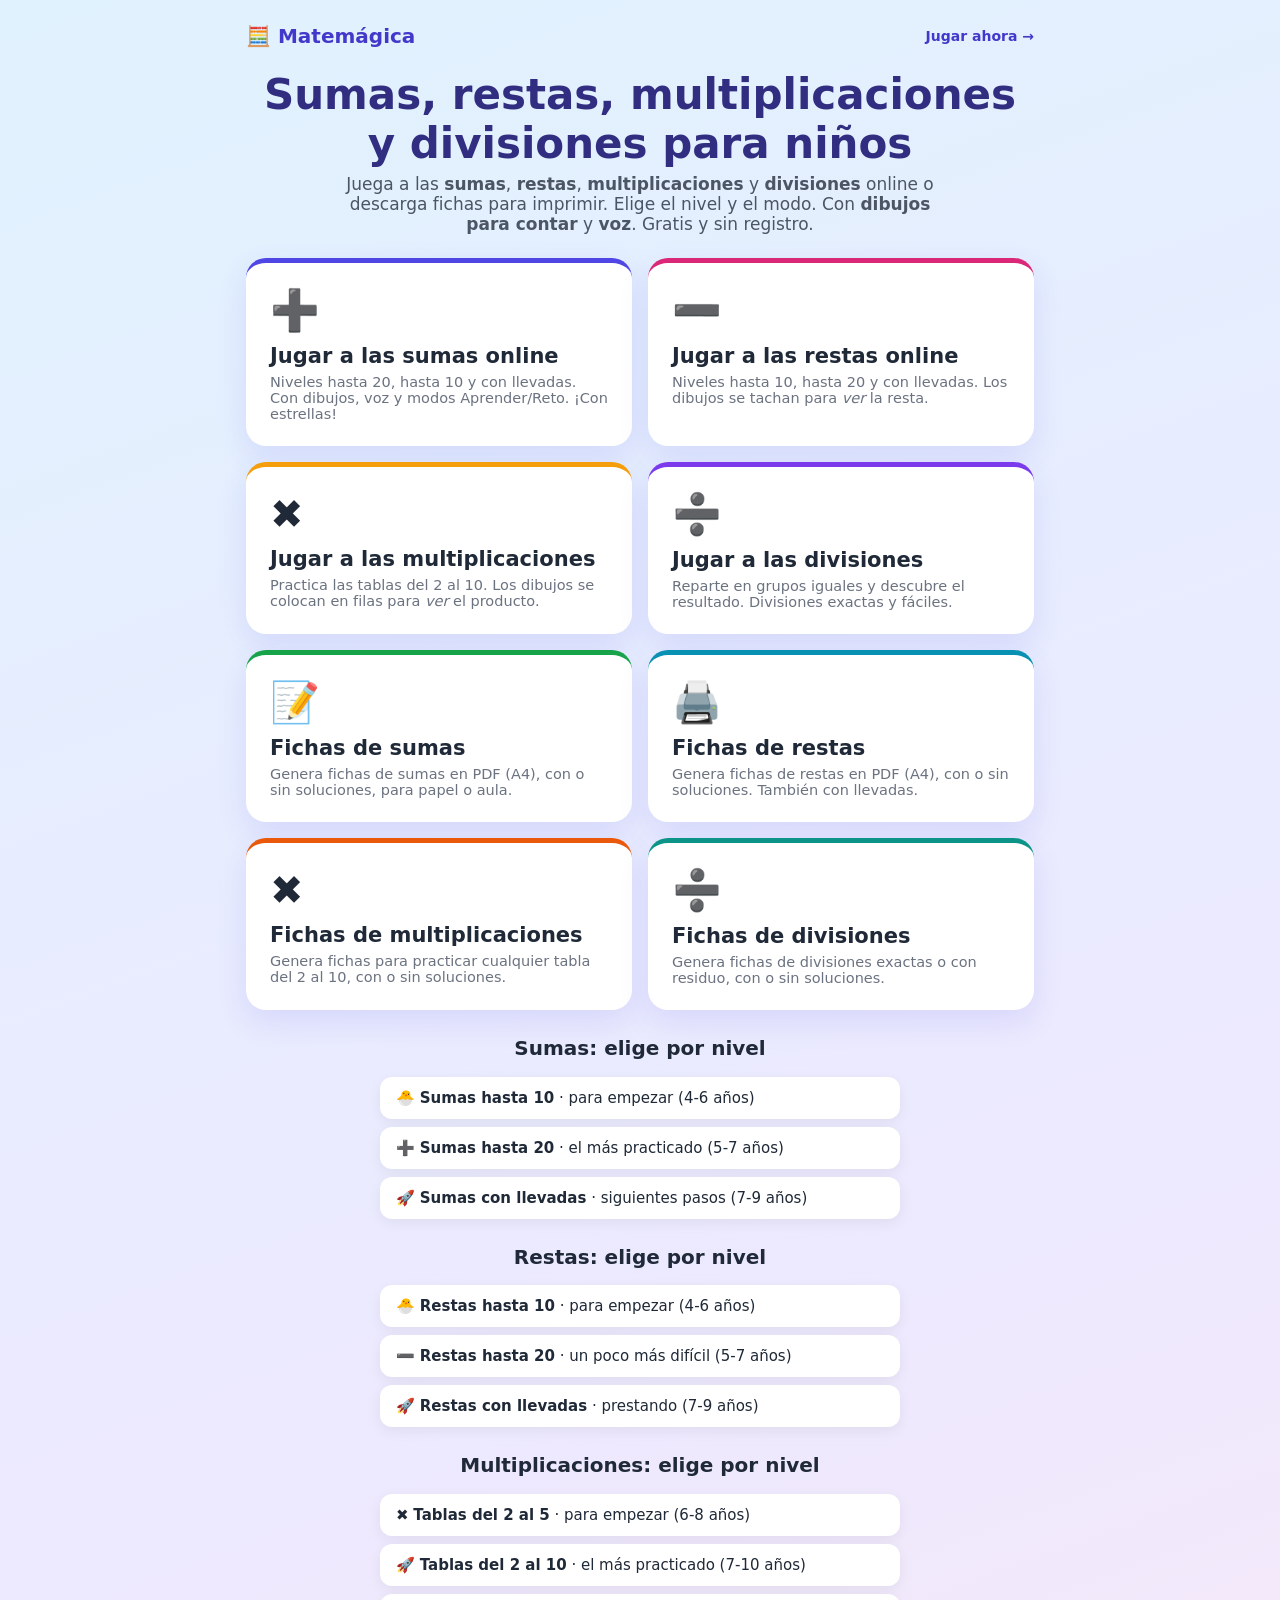
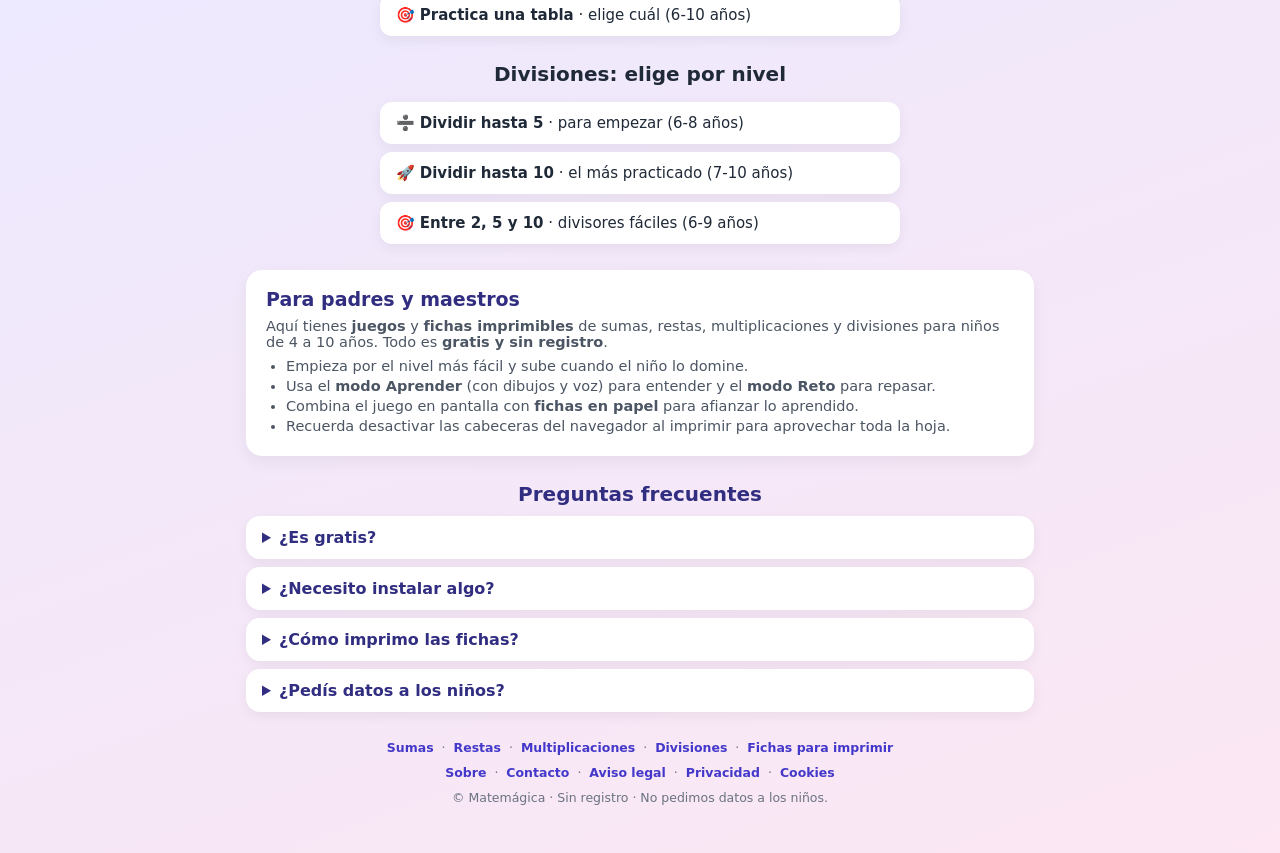
<file: index.html>
<!doctype html>
<html lang="es">
<head>
<meta charset="utf-8">
<meta name="viewport" content="width=device-width, initial-scale=1">
<title>Sumas, restas, multiplicaciones y divisiones para niños: juegos y fichas | Matemágica</title>
<meta name="description" content="Juegos online de sumas, restas, multiplicaciones y divisiones, y fichas para imprimir en PDF (A4). Con dibujos y voz. Gratis, sin registro, para 4 a 10 años.">
<!-- URLs absolutas del sitio en GitHub Pages (repo "matemagica"). -->
<link rel="canonical" href="https://betoportugalx.github.io/matemagica/">
<meta name="theme-color" content="#4f46e5">
<link rel="icon" href="favicon.svg" type="image/svg+xml">
<meta property="og:type" content="website">
<meta property="og:site_name" content="Matemágica">
<meta property="og:locale" content="es_PE">
<meta property="og:title" content="Sumas, restas, multiplicaciones y divisiones para niños">
<meta property="og:description" content="Juegos online y fichas para imprimir de sumas, restas, multiplicaciones y divisiones. Con dibujos y voz. Gratis y sin registro.">
<meta property="og:url" content="https://betoportugalx.github.io/matemagica/">
<style>
  * { box-sizing: border-box; }
  body { margin: 0; color: #1f2937; background: linear-gradient(160deg,#e0f2fe,#ede9fe 55%,#fce7f3);
         font-family: "Trebuchet MS","Segoe UI",system-ui,-apple-system,sans-serif; min-height: 100vh; }
  .wrap { max-width: 820px; margin: 0 auto; padding: 24px 16px 48px; }
  header.top { display: flex; align-items: center; justify-content: space-between; margin-bottom: 22px; }
  .brand { font-weight: 800; font-size: 20px; color: #4338ca; }
  header.top a { color: #4338ca; font-weight: 700; text-decoration: none; font-size: 14px; }
  h1 { font-size: clamp(28px, 6vw, 42px); text-align: center; margin: 6px 0; color: #312e81; }
  .lead { text-align: center; color: #4b5563; font-size: 17px; max-width: 620px; margin: 0 auto 24px; }
  .tarjetas { display: grid; gap: 16px; }
  @media (min-width: 640px) { .tarjetas { grid-template-columns: 1fr 1fr; } }
  .tarjeta { display: block; background: #fff; border-radius: 20px; padding: 24px; text-decoration: none;
             color: #1f2937; box-shadow: 0 12px 30px rgba(79,70,229,.12); transition: transform .1s; }
  .tarjeta:hover { transform: translateY(-3px); }
  .tarjeta .emoji { font-size: 40px; }
  .tarjeta h2 { margin: 10px 0 6px; font-size: 21px; }
  .tarjeta p { margin: 0; color: #6b7280; font-size: 14.5px; }
  .tarjeta.juego { border-top: 5px solid #4f46e5; }
  .tarjeta.restas { border-top: 5px solid #db2777; }
  .tarjeta.multi { border-top: 5px solid #f59e0b; }
  .tarjeta.divi { border-top: 5px solid #7c3aed; }
  .tarjeta.fichas { border-top: 5px solid #16a34a; }
  .tarjeta.fichas2 { border-top: 5px solid #0891b2; }
  .tarjeta.fichas3 { border-top: 5px solid #ea580c; }
  .tarjeta.fichas4 { border-top: 5px solid #0d9488; }
  .niveles-lista { margin: 26px 0 6px; }
  .niveles-lista h2 { font-size: 20px; text-align: center; }
  .niveles-lista ul { list-style: none; padding: 0; max-width: 520px; margin: 0 auto; }
  .niveles-lista li { background: #fff; border-radius: 12px; padding: 12px 16px; margin: 8px 0;
                      box-shadow: 0 4px 14px rgba(0,0,0,.06); font-size: 15px; }
  footer { text-align: center; color: #6b7280; font-size: 12.5px; margin-top: 28px; }
  .bloques { margin-top: 26px; }
  .bloque { background: #fff; border-radius: 16px; padding: 18px 20px; box-shadow: 0 6px 18px rgba(0,0,0,.06); }
  .bloque h2 { font-size: 19px; margin: 0 0 8px; color: #312e81; }
  .bloque p { color: #4b5563; font-size: 14.5px; margin: 0 0 8px; }
  .bloque ul { color: #4b5563; font-size: 14.5px; margin: 0; padding-left: 20px; }
  .bloque li { margin: 4px 0; }
  .faq h2 { text-align: center; font-size: 20px; margin: 0 0 10px; color: #312e81; }
  .faq details { background: #fff; border-radius: 14px; padding: 12px 16px; margin: 8px 0; box-shadow: 0 4px 14px rgba(0,0,0,.06); }
  .faq summary { font-weight: 700; cursor: pointer; color: #312e81; }
  .faq p { margin: 8px 0 0; color: #4b5563; font-size: 14.5px; }
  .pie-nav { margin-bottom: 10px; }
  .pie-nav a { color: #4338ca; text-decoration: none; font-weight: 700; margin: 0 4px; }
  .pie-nav a:hover { text-decoration: underline; }
</style>
<script type="application/ld+json">
{
  "@context": "https://schema.org",
  "@type": "WebSite",
  "name": "Matemágica",
  "url": "https://betoportugalx.github.io/matemagica/",
  "inLanguage": "es",
  "description": "Juegos online y fichas para imprimir de sumas, restas, multiplicaciones y divisiones para niños."
}
</script>
<script type="application/ld+json">
{
  "@context": "https://schema.org",
  "@type": "FAQPage",
  "mainEntity": [
    { "@type": "Question", "name": "¿Es gratis?", "acceptedAnswer": { "@type": "Answer", "text": "Sí. Todos los juegos y fichas son gratis y no necesitas registrarte." } },
    { "@type": "Question", "name": "¿Necesito instalar algo?", "acceptedAnswer": { "@type": "Answer", "text": "No. Funciona en el navegador del móvil, la tablet o el ordenador." } },
    { "@type": "Question", "name": "¿Cómo imprimo las fichas?", "acceptedAnswer": { "@type": "Answer", "text": "Abre una ficha, elige las opciones y pulsa Imprimir o Guardar PDF. Se genera en tamaño A4." } },
    { "@type": "Question", "name": "¿Pedís datos a los niños?", "acceptedAnswer": { "@type": "Answer", "text": "No. No hay registro ni formularios y no pedimos datos personales de los niños." } }
  ]
}
</script>
</head>
<body>
<div class="wrap">
  <header class="top">
    <div class="brand">🧮 Matemágica</div>
    <a href="juego/juego-de-sumas.html">Jugar ahora →</a>
  </header>

  <main>
  <h1>Sumas, restas, multiplicaciones y divisiones para niños</h1>
  <p class="lead">Juega a las <strong>sumas</strong>, <strong>restas</strong>, <strong>multiplicaciones</strong> y
     <strong>divisiones</strong> online o descarga fichas para imprimir. Elige el nivel y el modo.
     Con <strong>dibujos para contar</strong> y <strong>voz</strong>. Gratis y sin registro.</p>

  <!-- ANUNCIO (arriba): pega aquí el bloque de AdSense cuando lo tengas -->

  <div class="tarjetas">
    <a class="tarjeta juego" href="juego/juego-de-sumas.html">
      <div class="emoji">➕</div>
      <h2>Jugar a las sumas online</h2>
      <p>Niveles hasta 20, hasta 10 y con llevadas. Con dibujos, voz y modos Aprender/Reto. ¡Con estrellas!</p>
    </a>
    <a class="tarjeta restas" href="juego/juego-de-restas.html">
      <div class="emoji">➖</div>
      <h2>Jugar a las restas online</h2>
      <p>Niveles hasta 10, hasta 20 y con llevadas. Los dibujos se tachan para <em>ver</em> la resta.</p>
    </a>
    <a class="tarjeta multi" href="juego/juego-de-multiplicacion.html">
      <div class="emoji">✖️</div>
      <h2>Jugar a las multiplicaciones</h2>
      <p>Practica las tablas del 2 al 10. Los dibujos se colocan en filas para <em>ver</em> el producto.</p>
    </a>
    <a class="tarjeta divi" href="juego/juego-de-division.html">
      <div class="emoji">➗</div>
      <h2>Jugar a las divisiones</h2>
      <p>Reparte en grupos iguales y descubre el resultado. Divisiones exactas y fáciles.</p>
    </a>
    <a class="tarjeta fichas" href="fichas/fichas-de-sumas.html">
      <div class="emoji">📝</div>
      <h2>Fichas de sumas</h2>
      <p>Genera fichas de sumas en PDF (A4), con o sin soluciones, para papel o aula.</p>
    </a>
    <a class="tarjeta fichas2" href="fichas/fichas-de-restas.html">
      <div class="emoji">🖨️</div>
      <h2>Fichas de restas</h2>
      <p>Genera fichas de restas en PDF (A4), con o sin soluciones. También con llevadas.</p>
    </a>
    <a class="tarjeta fichas3" href="fichas/fichas-de-multiplicacion.html">
      <div class="emoji">✖️</div>
      <h2>Fichas de multiplicaciones</h2>
      <p>Genera fichas para practicar cualquier tabla del 2 al 10, con o sin soluciones.</p>
    </a>
    <a class="tarjeta fichas4" href="fichas/fichas-de-division.html">
      <div class="emoji">➗</div>
      <h2>Fichas de divisiones</h2>
      <p>Genera fichas de divisiones exactas o con residuo, con o sin soluciones.</p>
    </a>
  </div>

  <div class="niveles-lista">
    <h2>Sumas: elige por nivel</h2>
    <ul>
      <li>🐣 <strong>Sumas hasta 10</strong> · para empezar (4-6 años)</li>
      <li>➕ <strong>Sumas hasta 20</strong> · el más practicado (5-7 años)</li>
      <li>🚀 <strong>Sumas con llevadas</strong> · siguientes pasos (7-9 años)</li>
    </ul>
  </div>

  <div class="niveles-lista">
    <h2>Restas: elige por nivel</h2>
    <ul>
      <li>🐣 <strong>Restas hasta 10</strong> · para empezar (4-6 años)</li>
      <li>➖ <strong>Restas hasta 20</strong> · un poco más difícil (5-7 años)</li>
      <li>🚀 <strong>Restas con llevadas</strong> · prestando (7-9 años)</li>
    </ul>
  </div>

  <div class="niveles-lista">
    <h2>Multiplicaciones: elige por nivel</h2>
    <ul>
      <li>✖️ <strong>Tablas del 2 al 5</strong> · para empezar (6-8 años)</li>
      <li>🚀 <strong>Tablas del 2 al 10</strong> · el más practicado (7-10 años)</li>
      <li>🎯 <strong>Practica una tabla</strong> · elige cuál (6-10 años)</li>
    </ul>
  </div>

  <div class="niveles-lista">
    <h2>Divisiones: elige por nivel</h2>
    <ul>
      <li>➗ <strong>Dividir hasta 5</strong> · para empezar (6-8 años)</li>
      <li>🚀 <strong>Dividir hasta 10</strong> · el más practicado (7-10 años)</li>
      <li>🎯 <strong>Entre 2, 5 y 10</strong> · divisores fáciles (6-9 años)</li>
    </ul>
  </div>

  <div class="bloques">
    <div class="bloque">
      <h2>Para padres y maestros</h2>
      <p>Aquí tienes <strong>juegos</strong> y <strong>fichas imprimibles</strong> de sumas, restas,
         multiplicaciones y divisiones para niños de 4 a 10 años. Todo es <strong>gratis y sin registro</strong>.</p>
      <ul>
        <li>Empieza por el nivel más fácil y sube cuando el niño lo domine.</li>
        <li>Usa el <strong>modo Aprender</strong> (con dibujos y voz) para entender y el <strong>modo Reto</strong> para repasar.</li>
        <li>Combina el juego en pantalla con <strong>fichas en papel</strong> para afianzar lo aprendido.</li>
        <li>Recuerda desactivar las cabeceras del navegador al imprimir para aprovechar toda la hoja.</li>
      </ul>
    </div>
  </div>

  <div class="bloques faq">
    <h2>Preguntas frecuentes</h2>
    <details>
      <summary>¿Es gratis?</summary>
      <p>Sí. Todos los juegos y fichas son gratis y no necesitas registrarte.</p>
    </details>
    <details>
      <summary>¿Necesito instalar algo?</summary>
      <p>No. Funciona en el navegador del móvil, la tablet o el ordenador.</p>
    </details>
    <details>
      <summary>¿Cómo imprimo las fichas?</summary>
      <p>Abre una ficha, elige las opciones y pulsa "Imprimir / Guardar PDF". Se genera en tamaño A4.</p>
    </details>
    <details>
      <summary>¿Pedís datos a los niños?</summary>
      <p>No. No hay registro ni formularios y no pedimos datos personales de los niños.</p>
    </details>
  </div>

  <!-- ANUNCIO (abajo): pega aquí el bloque de AdSense cuando lo tengas -->
  </main>

  <footer>
    <nav class="pie-nav">
      <a href="juego/juego-de-sumas.html">Sumas</a> ·
      <a href="juego/juego-de-restas.html">Restas</a> ·
      <a href="juego/juego-de-multiplicacion.html">Multiplicaciones</a> ·
      <a href="juego/juego-de-division.html">Divisiones</a> ·
      <a href="fichas/fichas-de-sumas.html">Fichas para imprimir</a>
    </nav>
    <nav class="pie-nav">
      <a href="sobre.html">Sobre</a> ·
      <a href="contacto.html">Contacto</a> ·
      <a href="aviso-legal.html">Aviso legal</a> ·
      <a href="privacidad.html">Privacidad</a> ·
      <a href="cookies.html">Cookies</a>
    </nav>
    © Matemágica · Sin registro · No pedimos datos a los niños.
  </footer>
</div>
</body>
</html>
</file>
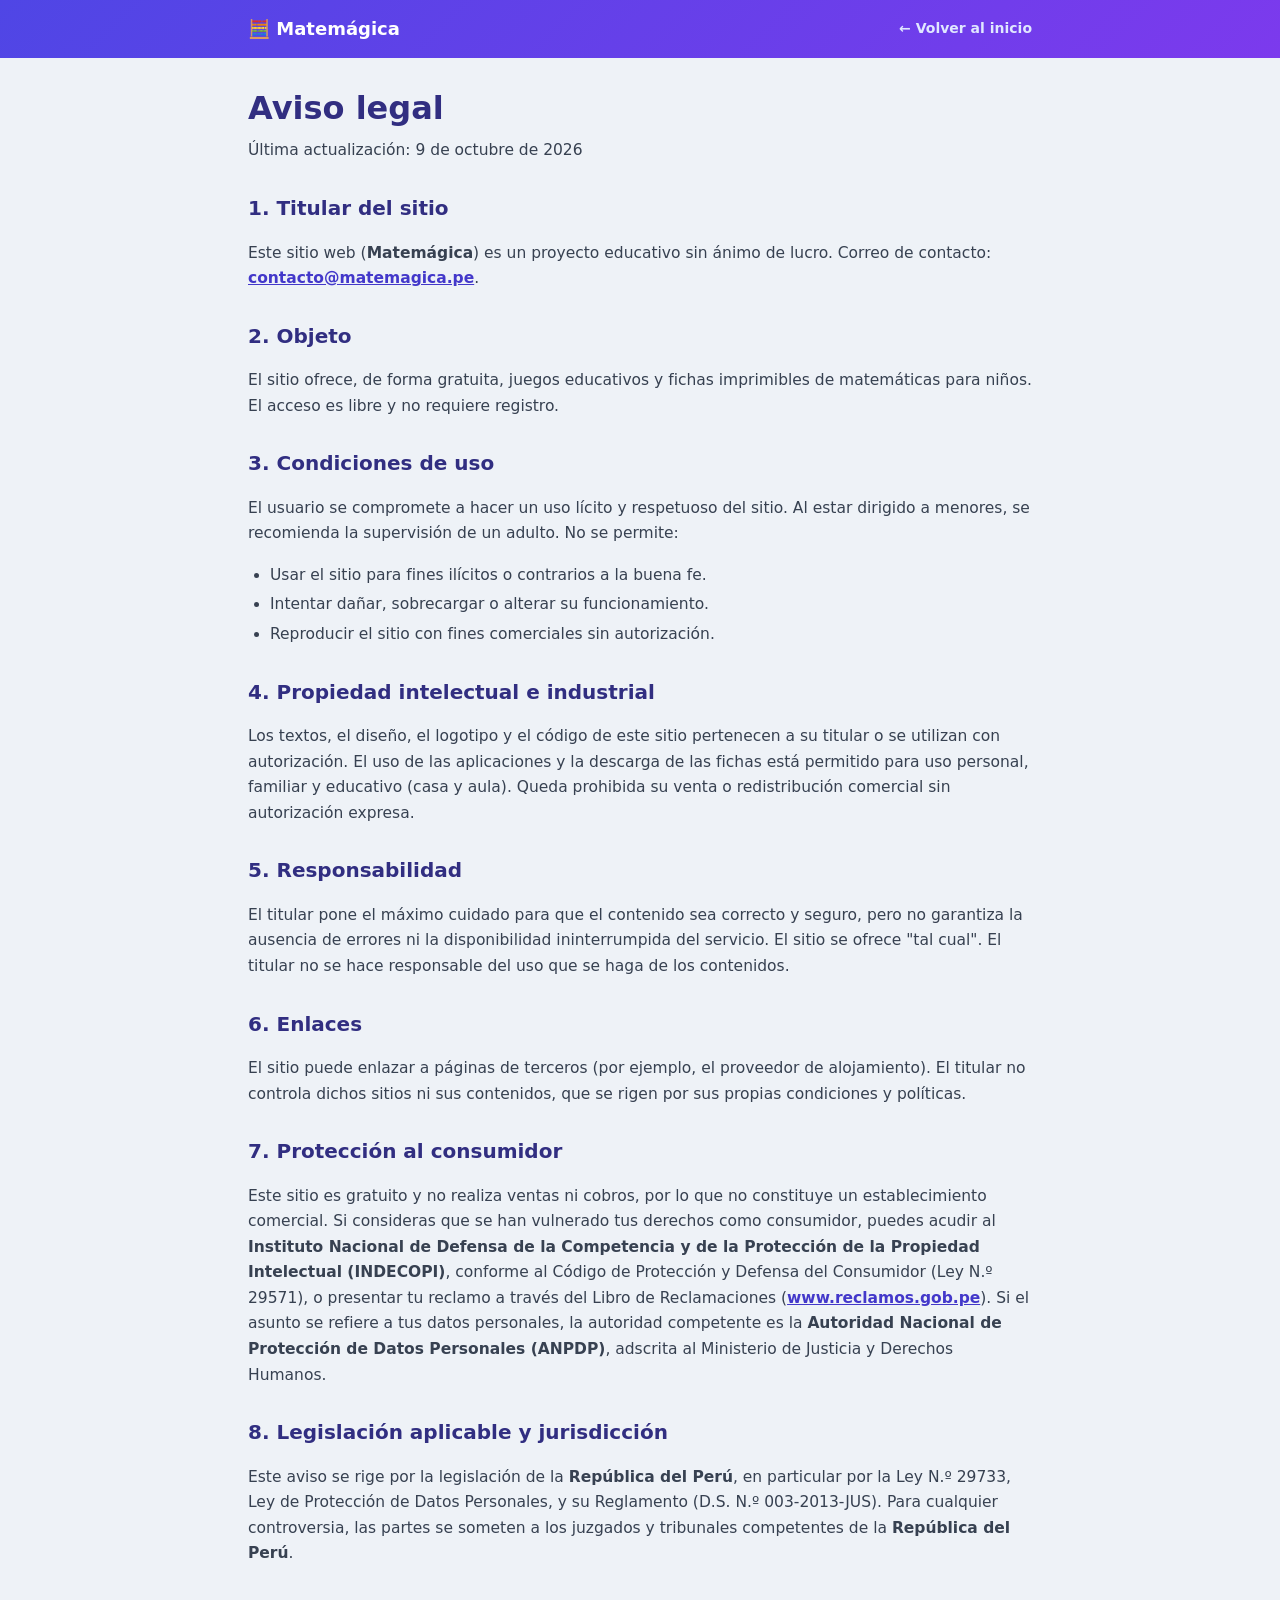
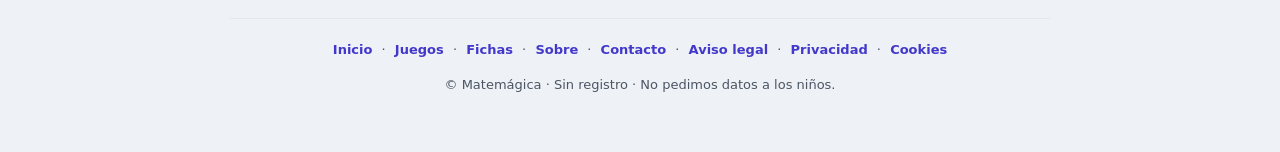
<file: aviso-legal.html>
<!doctype html>
<html lang="es">
<head>
<meta charset="utf-8">
<meta name="viewport" content="width=device-width, initial-scale=1">
<title>Aviso legal | Matemágica</title>
<meta name="description" content="Aviso legal de Matemágica: titularidad del sitio, condiciones de uso, propiedad intelectual, responsabilidad y legislación aplicable.">
<!-- URLs absolutas del sitio en GitHub Pages (repo "matemagica"). -->
<link rel="canonical" href="https://betoportugalx.github.io/matemagica/aviso-legal">
<meta name="theme-color" content="#4f46e5">
<link rel="icon" href="favicon.svg" type="image/svg+xml">
<meta property="og:type" content="website">
<meta property="og:site_name" content="Matemágica">
<meta property="og:locale" content="es_PE">
<meta property="og:title" content="Aviso legal">
<meta property="og:description" content="Condiciones de uso y datos del titular del sitio Matemágica.">
<meta property="og:url" content="https://betoportugalx.github.io/matemagica/aviso-legal">
<link rel="stylesheet" href="estilos-paginas.css">
</head>
<body>
<header class="cabecera">
  <div class="cabecera-in">
    <a class="marca" href="index.html">🧮 Matemágica</a>
    <a class="volver" href="index.html">← Volver al inicio</a>
  </div>
</header>

<main class="contenido">
  <h1>Aviso legal</h1>
  <p class="fecha">Última actualización: 9 de octubre de 2026</p>

  <h2>1. Titular del sitio</h2>
  <p>Este sitio web (<strong>Matemágica</strong>) es un proyecto educativo sin ánimo de lucro. Correo de
     contacto: <a href="mailto:contacto@matemagica.pe">contacto@matemagica.pe</a>.</p>

  <h2>2. Objeto</h2>
  <p>El sitio ofrece, de forma gratuita, juegos educativos y fichas imprimibles de matemáticas para niños. El
     acceso es libre y no requiere registro.</p>

  <h2>3. Condiciones de uso</h2>
  <p>El usuario se compromete a hacer un uso lícito y respetuoso del sitio. Al estar dirigido a menores, se
     recomienda la supervisión de un adulto. No se permite:</p>
  <ul>
    <li>Usar el sitio para fines ilícitos o contrarios a la buena fe.</li>
    <li>Intentar dañar, sobrecargar o alterar su funcionamiento.</li>
    <li>Reproducir el sitio con fines comerciales sin autorización.</li>
  </ul>

  <h2>4. Propiedad intelectual e industrial</h2>
  <p>Los textos, el diseño, el logotipo y el código de este sitio pertenecen a su titular o se utilizan con
     autorización. El uso de las aplicaciones y la descarga de las fichas está permitido para uso personal,
     familiar y educativo (casa y aula). Queda prohibida su venta o redistribución comercial sin autorización
     expresa.</p>

  <h2>5. Responsabilidad</h2>
  <p>El titular pone el máximo cuidado para que el contenido sea correcto y seguro, pero no garantiza la ausencia
     de errores ni la disponibilidad ininterrumpida del servicio. El sitio se ofrece "tal cual". El titular no se
     hace responsable del uso que se haga de los contenidos.</p>

  <h2>6. Enlaces</h2>
  <p>El sitio puede enlazar a páginas de terceros (por ejemplo, el proveedor de alojamiento). El titular no
     controla dichos sitios ni sus contenidos, que se rigen por sus propias condiciones y políticas.</p>

  <h2>7. Protección al consumidor</h2>
  <p>Este sitio es gratuito y no realiza ventas ni cobros, por lo que no constituye un establecimiento
     comercial. Si consideras que se han vulnerado tus derechos como consumidor, puedes acudir al
     <strong>Instituto Nacional de Defensa de la Competencia y de la Protección de la Propiedad Intelectual
     (INDECOPI)</strong>, conforme al Código de Protección y Defensa del Consumidor (Ley N.º 29571), o presentar
     tu reclamo a través del Libro de Reclamaciones
     (<a href="https://www.reclamos.gob.pe" rel="noopener" target="_blank">www.reclamos.gob.pe</a>). Si el asunto
     se refiere a tus datos personales, la autoridad competente es la <strong>Autoridad Nacional de Protección
     de Datos Personales (ANPDP)</strong>, adscrita al Ministerio de Justicia y Derechos Humanos.</p>

  <h2>8. Legislación aplicable y jurisdicción</h2>
  <p>Este aviso se rige por la legislación de la <strong>República del Perú</strong>, en particular por la Ley
     N.º 29733, Ley de Protección de Datos Personales, y su Reglamento (D.S. N.º 003-2013-JUS). Para cualquier
     controversia, las partes se someten a los juzgados y tribunales competentes de la <strong>República del Perú</strong>.</p>
</main>

<footer class="pie">
  <nav class="pie-nav">
    <a href="index.html">Inicio</a> ·
    <a href="juego/juego-de-sumas.html">Juegos</a> ·
    <a href="fichas/fichas-de-sumas.html">Fichas</a> ·
    <a href="sobre.html">Sobre</a> ·
    <a href="contacto.html">Contacto</a> ·
    <a href="aviso-legal.html">Aviso legal</a> ·
    <a href="privacidad.html">Privacidad</a> ·
    <a href="cookies.html">Cookies</a>
  </nav>
  <p>© Matemágica · Sin registro · No pedimos datos a los niños.</p>
</footer>
</body>
</html>
</file>
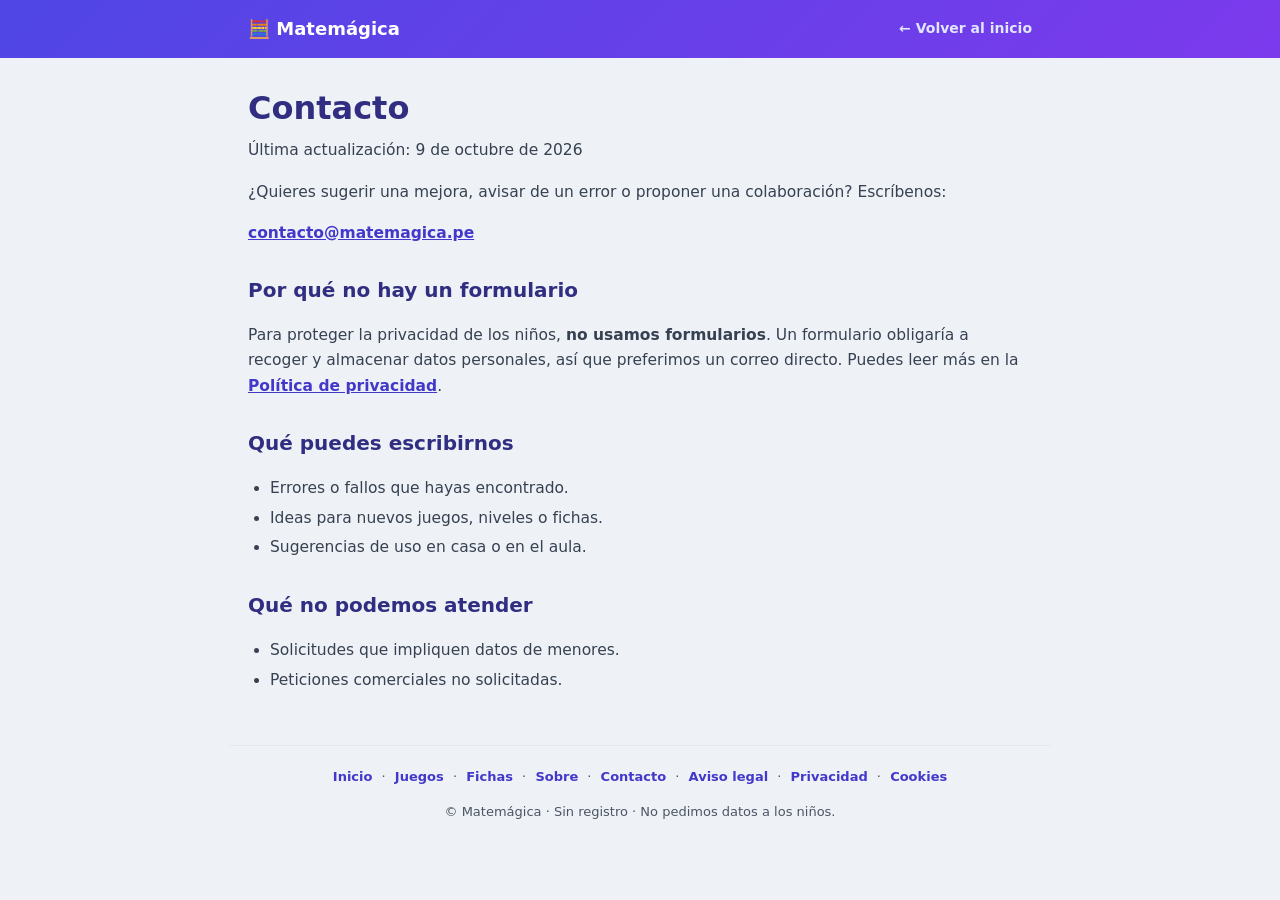
<file: contacto.html>
<!doctype html>
<html lang="es">
<head>
<meta charset="utf-8">
<meta name="viewport" content="width=device-width, initial-scale=1">
<title>Contacto | Matemágica</title>
<meta name="description" content="Contacta con Matemágica para sugerencias, errores o colaboraciones. Sin formularios, para proteger la privacidad de los niños.">
<!-- URLs absolutas del sitio en GitHub Pages (repo "matemagica"). -->
<link rel="canonical" href="https://betoportugalx.github.io/matemagica/contacto">
<meta name="theme-color" content="#4f46e5">
<link rel="icon" href="favicon.svg" type="image/svg+xml">
<meta property="og:type" content="website">
<meta property="og:site_name" content="Matemágica">
<meta property="og:locale" content="es_PE">
<meta property="og:title" content="Contacto">
<meta property="og:description" content="Escríbenos para sugerir mejoras, avisar de errores o proponer colaboraciones.">
<meta property="og:url" content="https://betoportugalx.github.io/matemagica/contacto">
<link rel="stylesheet" href="estilos-paginas.css">
</head>
<body>
<header class="cabecera">
  <div class="cabecera-in">
    <a class="marca" href="index.html">🧮 Matemágica</a>
    <a class="volver" href="index.html">← Volver al inicio</a>
  </div>
</header>

<main class="contenido">
  <h1>Contacto</h1>
  <p class="fecha">Última actualización: 9 de octubre de 2026</p>

  <p>¿Quieres sugerir una mejora, avisar de un error o proponer una colaboración? Escríbenos:</p>
  <p><a href="mailto:contacto@matemagica.pe">contacto@matemagica.pe</a></p>

  <h2>Por qué no hay un formulario</h2>
  <p>Para proteger la privacidad de los niños, <strong>no usamos formularios</strong>. Un formulario obligaría a
     recoger y almacenar datos personales, así que preferimos un correo directo. Puedes leer más en la
     <a href="privacidad.html">Política de privacidad</a>.</p>

  <h2>Qué puedes escribirnos</h2>
  <ul>
    <li>Errores o fallos que hayas encontrado.</li>
    <li>Ideas para nuevos juegos, niveles o fichas.</li>
    <li>Sugerencias de uso en casa o en el aula.</li>
  </ul>

  <h2>Qué no podemos atender</h2>
  <ul>
    <li>Solicitudes que impliquen datos de menores.</li>
    <li>Peticiones comerciales no solicitadas.</li>
  </ul>
</main>

<footer class="pie">
  <nav class="pie-nav">
    <a href="index.html">Inicio</a> ·
    <a href="juego/juego-de-sumas.html">Juegos</a> ·
    <a href="fichas/fichas-de-sumas.html">Fichas</a> ·
    <a href="sobre.html">Sobre</a> ·
    <a href="contacto.html">Contacto</a> ·
    <a href="aviso-legal.html">Aviso legal</a> ·
    <a href="privacidad.html">Privacidad</a> ·
    <a href="cookies.html">Cookies</a>
  </nav>
  <p>© Matemágica · Sin registro · No pedimos datos a los niños.</p>
</footer>
</body>
</html>
</file>
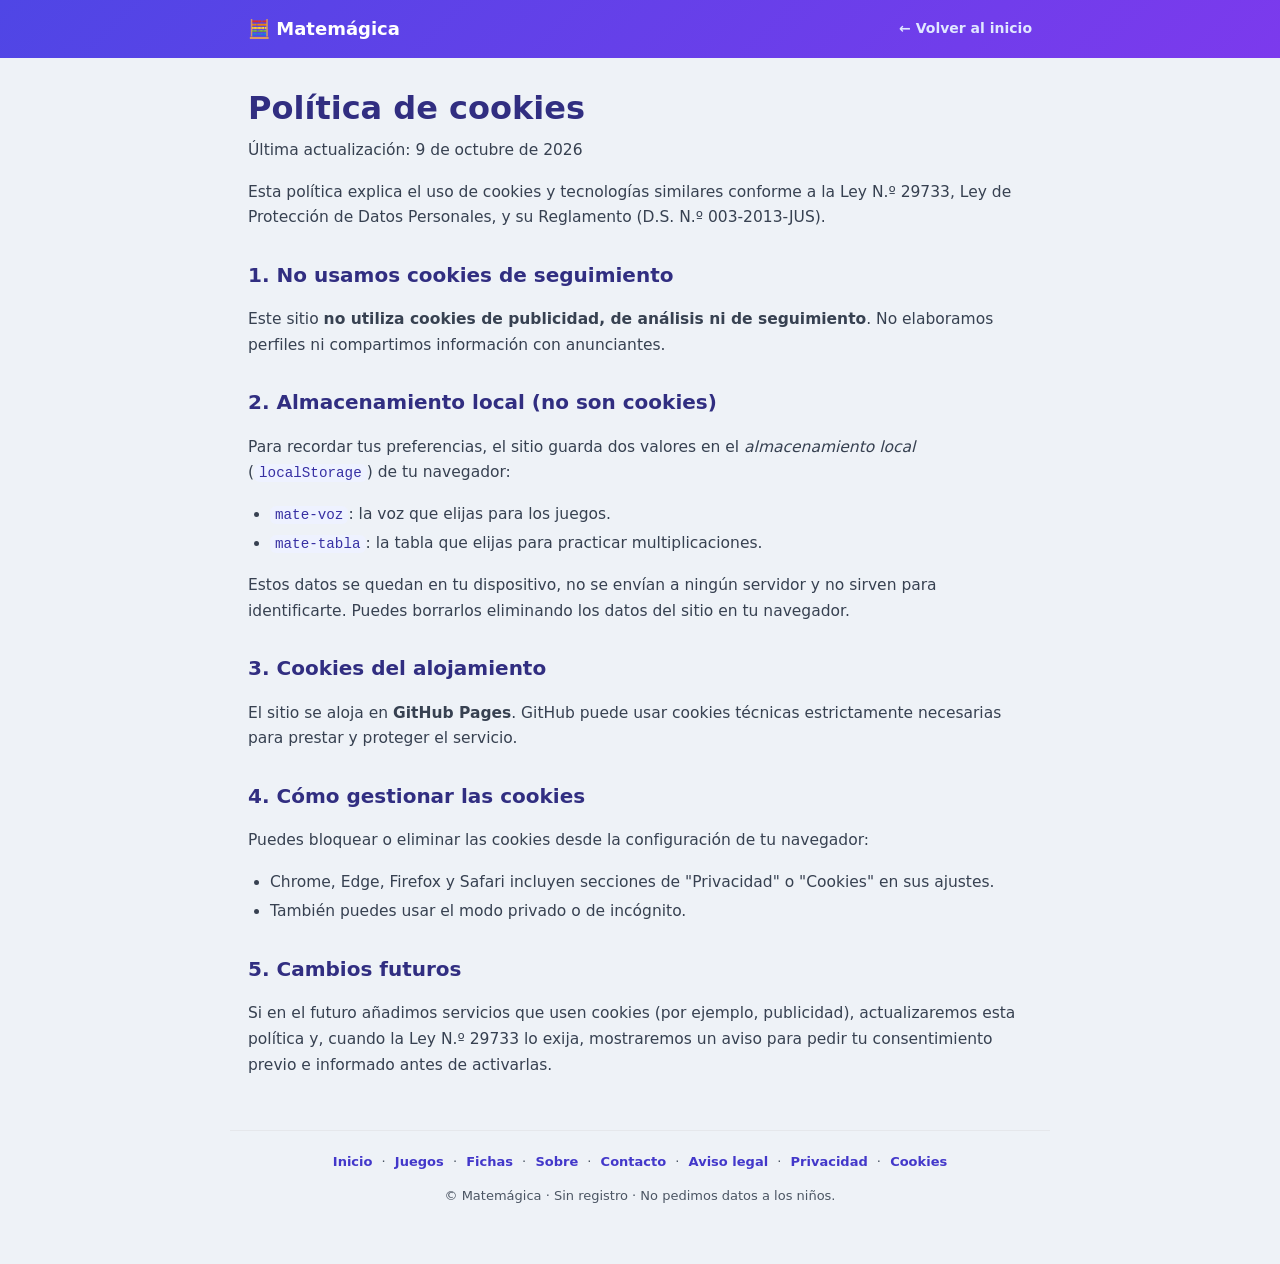
<file: cookies.html>
<!doctype html>
<html lang="es">
<head>
<meta charset="utf-8">
<meta name="viewport" content="width=device-width, initial-scale=1">
<title>Política de cookies | Matemágica</title>
<meta name="description" content="Política de cookies de Matemágica: no usamos cookies de seguimiento ni publicidad. Solo guardamos preferencias locales en tu navegador.">
<!-- URLs absolutas del sitio en GitHub Pages (repo "matemagica"). -->
<link rel="canonical" href="https://betoportugalx.github.io/matemagica/cookies">
<meta name="theme-color" content="#4f46e5">
<link rel="icon" href="favicon.svg" type="image/svg+xml">
<meta property="og:type" content="website">
<meta property="og:site_name" content="Matemágica">
<meta property="og:locale" content="es_PE">
<meta property="og:title" content="Política de cookies">
<meta property="og:description" content="No usamos cookies de seguimiento ni publicidad. Solo preferencias locales en tu dispositivo.">
<meta property="og:url" content="https://betoportugalx.github.io/matemagica/cookies">
<link rel="stylesheet" href="estilos-paginas.css">
</head>
<body>
<header class="cabecera">
  <div class="cabecera-in">
    <a class="marca" href="index.html">🧮 Matemágica</a>
    <a class="volver" href="index.html">← Volver al inicio</a>
  </div>
</header>

<main class="contenido">
  <h1>Política de cookies</h1>
  <p class="fecha">Última actualización: 9 de octubre de 2026</p>

  <p>Esta política explica el uso de cookies y tecnologías similares conforme a la Ley N.º 29733, Ley de
     Protección de Datos Personales, y su Reglamento (D.S. N.º 003-2013-JUS).</p>

  <h2>1. No usamos cookies de seguimiento</h2>
  <p>Este sitio <strong>no utiliza cookies de publicidad, de análisis ni de seguimiento</strong>. No elaboramos
     perfiles ni compartimos información con anunciantes.</p>

  <h2>2. Almacenamiento local (no son cookies)</h2>
  <p>Para recordar tus preferencias, el sitio guarda dos valores en el <em>almacenamiento local</em>
     (<code>localStorage</code>) de tu navegador:</p>
  <ul>
    <li><code>mate-voz</code>: la voz que elijas para los juegos.</li>
    <li><code>mate-tabla</code>: la tabla que elijas para practicar multiplicaciones.</li>
  </ul>
  <p>Estos datos se quedan en tu dispositivo, no se envían a ningún servidor y no sirven para identificarte.
     Puedes borrarlos eliminando los datos del sitio en tu navegador.</p>

  <h2>3. Cookies del alojamiento</h2>
  <p>El sitio se aloja en <strong>GitHub Pages</strong>. GitHub puede usar cookies técnicas estrictamente
     necesarias para prestar y proteger el servicio.</p>

  <h2>4. Cómo gestionar las cookies</h2>
  <p>Puedes bloquear o eliminar las cookies desde la configuración de tu navegador:</p>
  <ul>
    <li>Chrome, Edge, Firefox y Safari incluyen secciones de "Privacidad" o "Cookies" en sus ajustes.</li>
    <li>También puedes usar el modo privado o de incógnito.</li>
  </ul>

  <h2>5. Cambios futuros</h2>
  <p>Si en el futuro añadimos servicios que usen cookies (por ejemplo, publicidad), actualizaremos esta política
     y, cuando la Ley N.º 29733 lo exija, mostraremos un aviso para pedir tu consentimiento previo e informado
     antes de activarlas.</p>
</main>

<footer class="pie">
  <nav class="pie-nav">
    <a href="index.html">Inicio</a> ·
    <a href="juego/juego-de-sumas.html">Juegos</a> ·
    <a href="fichas/fichas-de-sumas.html">Fichas</a> ·
    <a href="sobre.html">Sobre</a> ·
    <a href="contacto.html">Contacto</a> ·
    <a href="aviso-legal.html">Aviso legal</a> ·
    <a href="privacidad.html">Privacidad</a> ·
    <a href="cookies.html">Cookies</a>
  </nav>
  <p>© Matemágica · Sin registro · No pedimos datos a los niños.</p>
</footer>
</body>
</html>
</file>
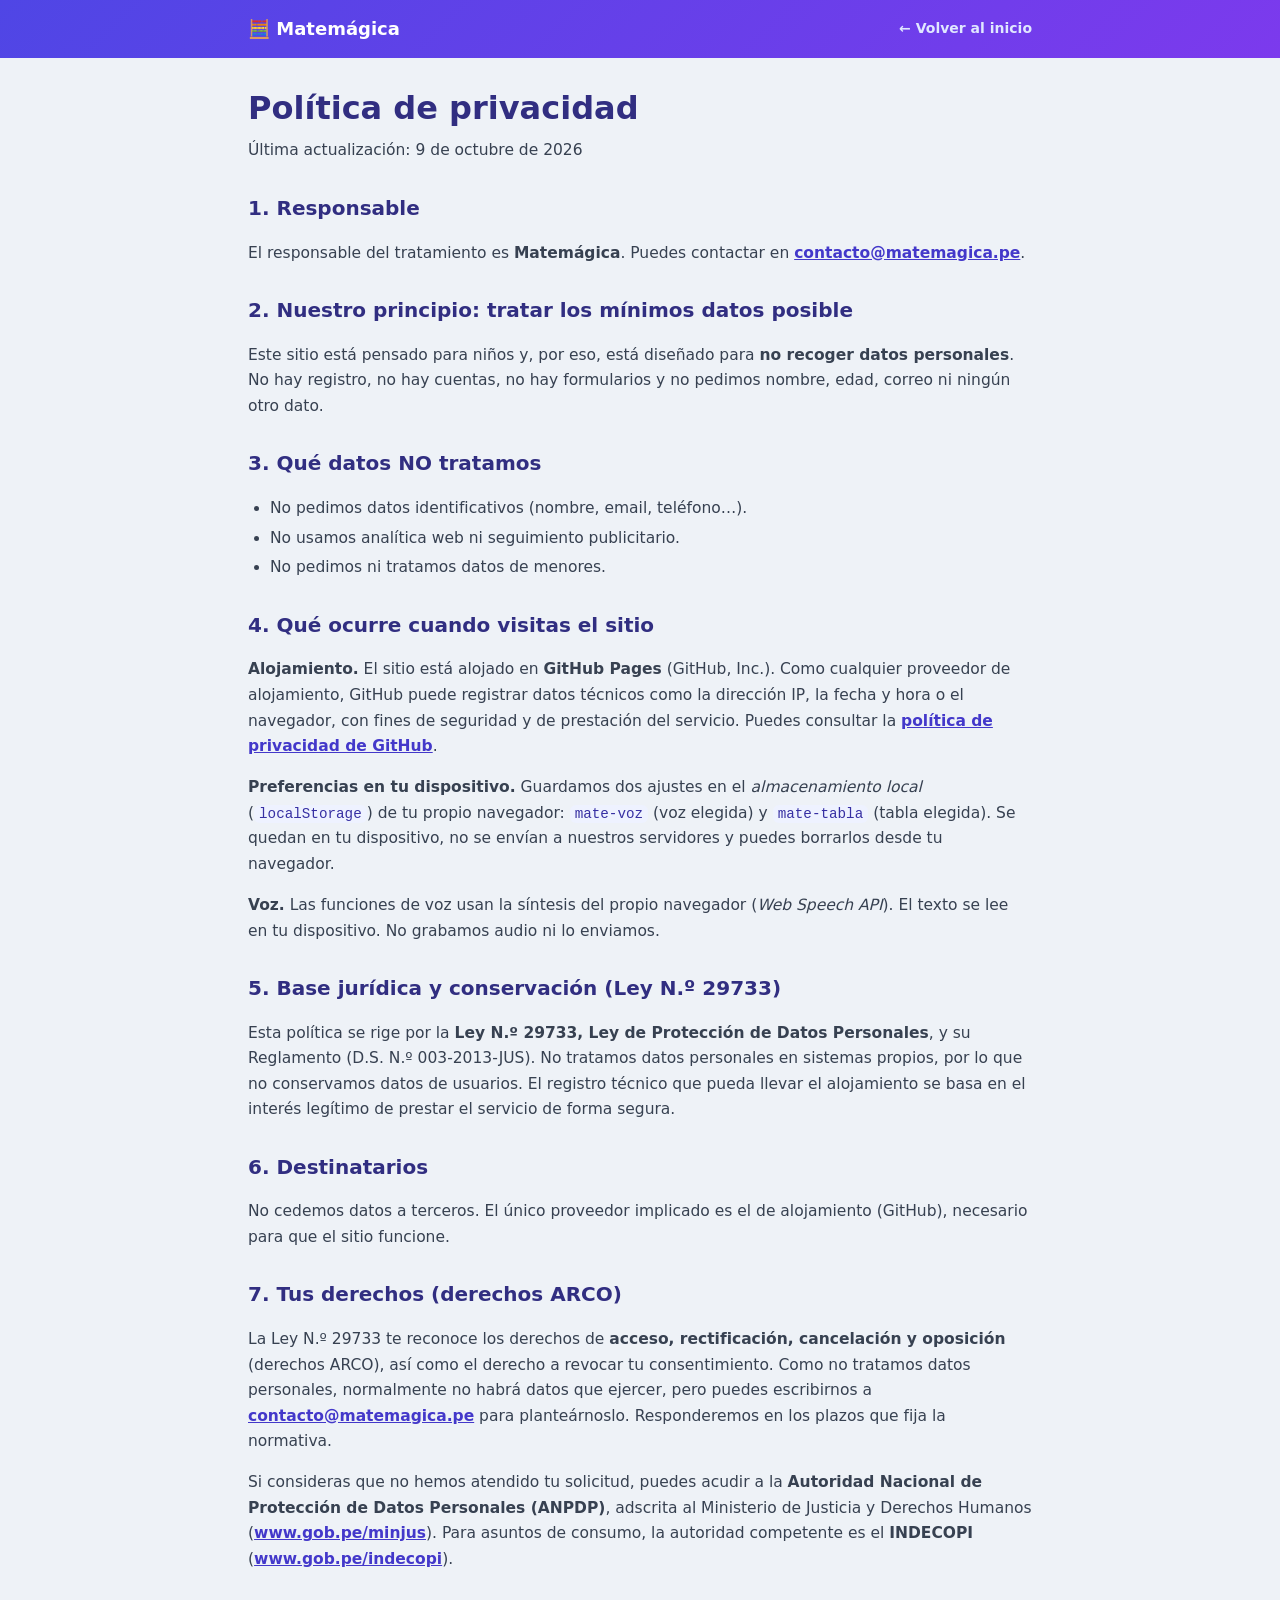
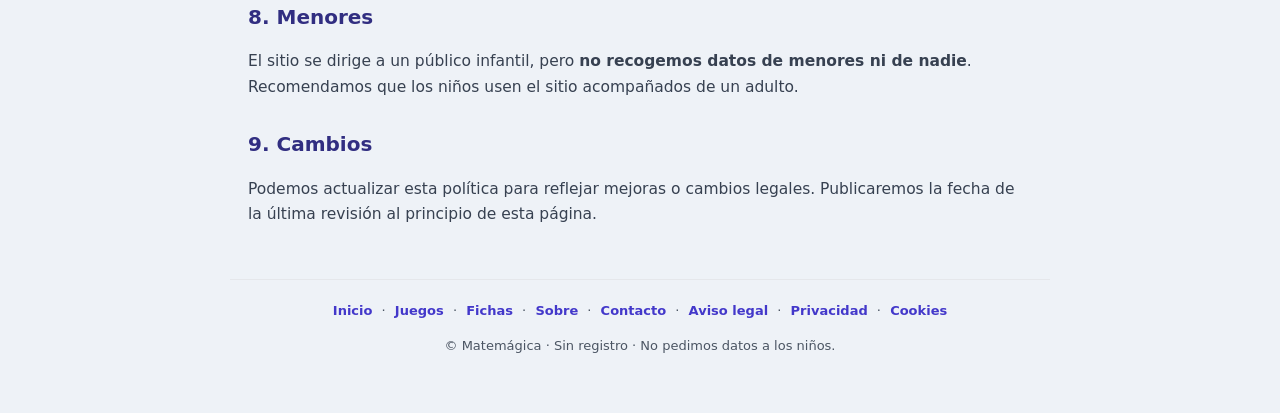
<file: privacidad.html>
<!doctype html>
<html lang="es">
<head>
<meta charset="utf-8">
<meta name="viewport" content="width=device-width, initial-scale=1">
<title>Política de privacidad | Matemágica</title>
<meta name="description" content="Política de privacidad de Matemágica: no recogemos datos personales ni de menores, sin registro ni formularios, y solo usamos preferencias locales.">
<!-- URLs absolutas del sitio en GitHub Pages (repo "matemagica"). -->
<link rel="canonical" href="https://betoportugalx.github.io/matemagica/privacidad">
<meta name="theme-color" content="#4f46e5">
<link rel="icon" href="favicon.svg" type="image/svg+xml">
<meta property="og:type" content="website">
<meta property="og:site_name" content="Matemágica">
<meta property="og:locale" content="es_PE">
<meta property="og:title" content="Política de privacidad">
<meta property="og:description" content="No recogemos datos personales ni de menores. Sin registro, sin formularios y sin seguimiento.">
<meta property="og:url" content="https://betoportugalx.github.io/matemagica/privacidad">
<link rel="stylesheet" href="estilos-paginas.css">
</head>
<body>
<header class="cabecera">
  <div class="cabecera-in">
    <a class="marca" href="index.html">🧮 Matemágica</a>
    <a class="volver" href="index.html">← Volver al inicio</a>
  </div>
</header>

<main class="contenido">
  <h1>Política de privacidad</h1>
  <p class="fecha">Última actualización: 9 de octubre de 2026</p>

  <h2>1. Responsable</h2>
  <p>El responsable del tratamiento es <strong>Matemágica</strong>. Puedes contactar en
     <a href="mailto:contacto@matemagica.pe">contacto@matemagica.pe</a>.</p>

  <h2>2. Nuestro principio: tratar los mínimos datos posible</h2>
  <p>Este sitio está pensado para niños y, por eso, está diseñado para <strong>no recoger datos personales</strong>.
     No hay registro, no hay cuentas, no hay formularios y no pedimos nombre, edad, correo ni ningún otro dato.</p>

  <h2>3. Qué datos NO tratamos</h2>
  <ul>
    <li>No pedimos datos identificativos (nombre, email, teléfono…).</li>
    <li>No usamos analítica web ni seguimiento publicitario.</li>
    <li>No pedimos ni tratamos datos de menores.</li>
  </ul>

  <h2>4. Qué ocurre cuando visitas el sitio</h2>
  <p><strong>Alojamiento.</strong> El sitio está alojado en <strong>GitHub Pages</strong> (GitHub, Inc.).
     Como cualquier proveedor de alojamiento, GitHub puede registrar datos técnicos como la dirección IP, la
     fecha y hora o el navegador, con fines de seguridad y de prestación del servicio. Puedes consultar la
     <a href="https://docs.github.com/es/site-policy/privacy-policies/github-general-privacy-statement" rel="noopener" target="_blank">política de privacidad de GitHub</a>.</p>
  <p><strong>Preferencias en tu dispositivo.</strong> Guardamos dos ajustes en el <em>almacenamiento local</em>
     (<code>localStorage</code>) de tu propio navegador: <code>mate-voz</code> (voz elegida) y
     <code>mate-tabla</code> (tabla elegida). Se quedan en tu dispositivo, no se envían a nuestros servidores y
     puedes borrarlos desde tu navegador.</p>
  <p><strong>Voz.</strong> Las funciones de voz usan la síntesis del propio navegador (<em>Web Speech API</em>).
     El texto se lee en tu dispositivo. No grabamos audio ni lo enviamos.</p>

  <h2>5. Base jurídica y conservación (Ley N.º 29733)</h2>
  <p>Esta política se rige por la <strong>Ley N.º 29733, Ley de Protección de Datos Personales</strong>, y su
     Reglamento (D.S. N.º 003-2013-JUS). No tratamos datos personales en sistemas propios, por lo que no
     conservamos datos de usuarios. El registro técnico que pueda llevar el alojamiento se basa en el interés
     legítimo de prestar el servicio de forma segura.</p>

  <h2>6. Destinatarios</h2>
  <p>No cedemos datos a terceros. El único proveedor implicado es el de alojamiento (GitHub), necesario para que
     el sitio funcione.</p>

  <h2>7. Tus derechos (derechos ARCO)</h2>
  <p>La Ley N.º 29733 te reconoce los derechos de <strong>acceso, rectificación, cancelación y oposición</strong>
     (derechos ARCO), así como el derecho a revocar tu consentimiento. Como no tratamos datos personales,
     normalmente no habrá datos que ejercer, pero puedes escribirnos a
     <a href="mailto:contacto@matemagica.pe">contacto@matemagica.pe</a> para planteárnoslo. Responderemos en los
     plazos que fija la normativa.</p>
  <p>Si consideras que no hemos atendido tu solicitud, puedes acudir a la <strong>Autoridad Nacional de Protección
     de Datos Personales (ANPDP)</strong>, adscrita al Ministerio de Justicia y Derechos Humanos
     (<a href="https://www.gob.pe/minjus" rel="noopener" target="_blank">www.gob.pe/minjus</a>). Para asuntos de
     consumo, la autoridad competente es el <strong>INDECOPI</strong>
     (<a href="https://www.gob.pe/indecopi" rel="noopener" target="_blank">www.gob.pe/indecopi</a>).</p>

  <h2>8. Menores</h2>
  <p>El sitio se dirige a un público infantil, pero <strong>no recogemos datos de menores ni de nadie</strong>.
     Recomendamos que los niños usen el sitio acompañados de un adulto.</p>

  <h2>9. Cambios</h2>
  <p>Podemos actualizar esta política para reflejar mejoras o cambios legales. Publicaremos la fecha de la última
     revisión al principio de esta página.</p>
</main>

<footer class="pie">
  <nav class="pie-nav">
    <a href="index.html">Inicio</a> ·
    <a href="juego/juego-de-sumas.html">Juegos</a> ·
    <a href="fichas/fichas-de-sumas.html">Fichas</a> ·
    <a href="sobre.html">Sobre</a> ·
    <a href="contacto.html">Contacto</a> ·
    <a href="aviso-legal.html">Aviso legal</a> ·
    <a href="privacidad.html">Privacidad</a> ·
    <a href="cookies.html">Cookies</a>
  </nav>
  <p>© Matemágica · Sin registro · No pedimos datos a los niños.</p>
</footer>
</body>
</html>
</file>
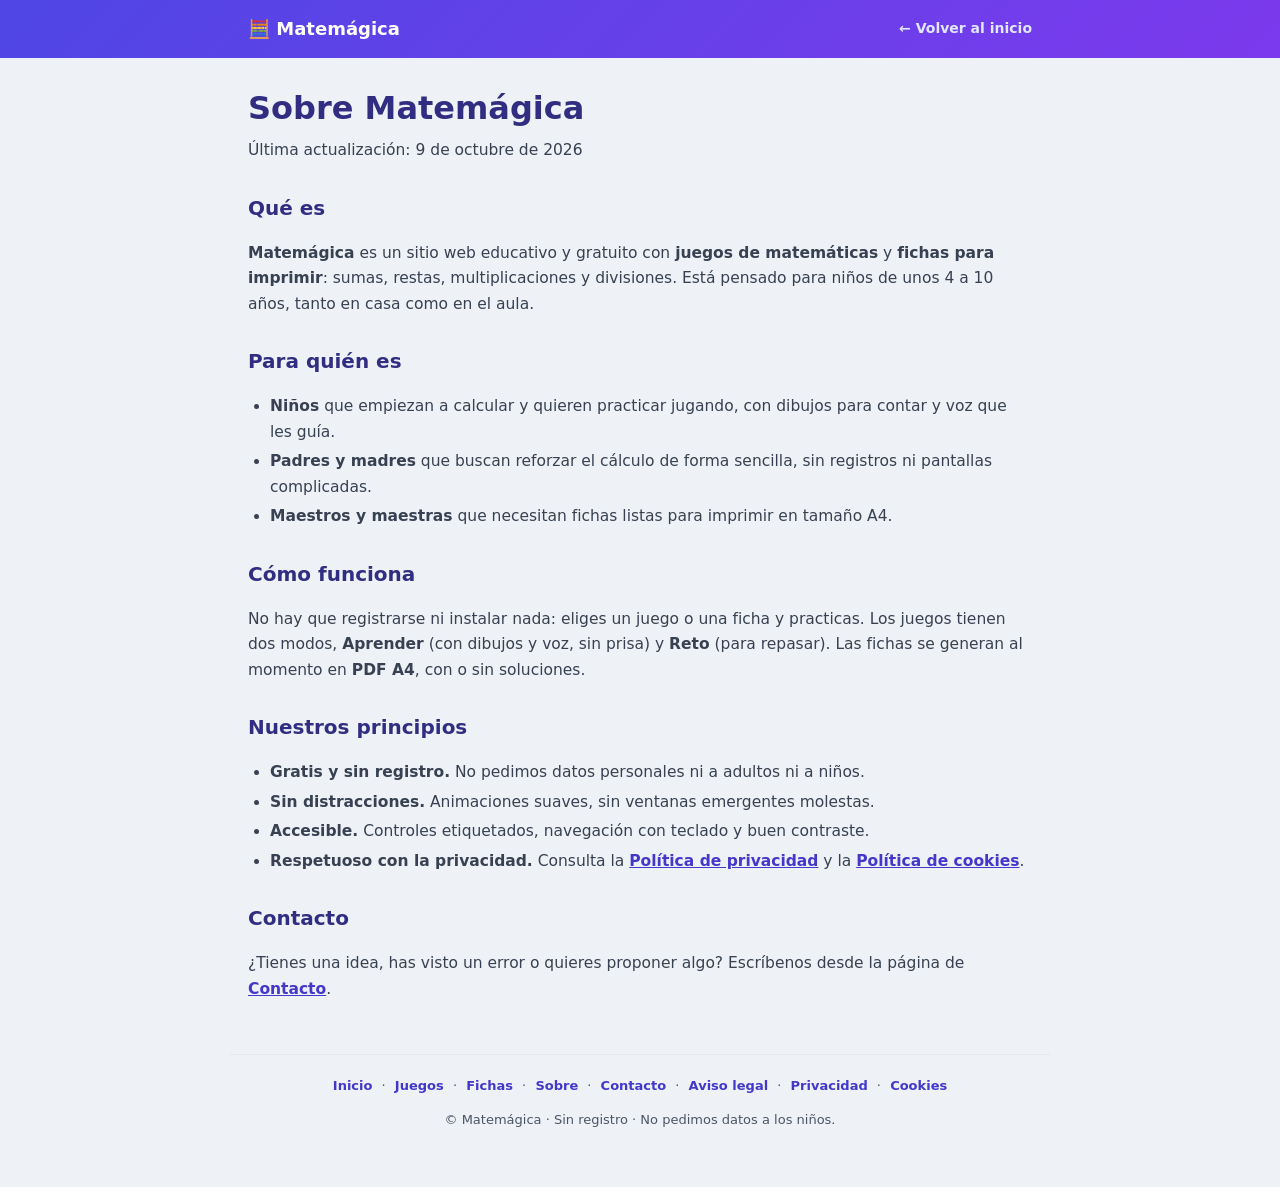
<file: sobre.html>
<!doctype html>
<html lang="es">
<head>
<meta charset="utf-8">
<meta name="viewport" content="width=device-width, initial-scale=1">
<title>Sobre Matemágica: juegos y fichas de matemáticas gratis</title>
<meta name="description" content="Qué es Matemágica: un sitio educativo gratis con juegos de matemáticas y fichas para imprimir de sumas, restas, multiplicaciones y divisiones. Sin registro.">
<!-- URLs absolutas del sitio en GitHub Pages (repo "matemagica"). -->
<link rel="canonical" href="https://betoportugalx.github.io/matemagica/sobre">
<meta name="theme-color" content="#4f46e5">
<link rel="icon" href="favicon.svg" type="image/svg+xml">
<meta property="og:type" content="website">
<meta property="og:site_name" content="Matemágica">
<meta property="og:locale" content="es_PE">
<meta property="og:title" content="Sobre Matemágica">
<meta property="og:description" content="Un sitio educativo gratis con juegos de matemáticas y fichas para imprimir. Sin registro y respetuoso con la privacidad de los niños.">
<meta property="og:url" content="https://betoportugalx.github.io/matemagica/sobre">
<link rel="stylesheet" href="estilos-paginas.css">
</head>
<body>
<header class="cabecera">
  <div class="cabecera-in">
    <a class="marca" href="index.html">🧮 Matemágica</a>
    <a class="volver" href="index.html">← Volver al inicio</a>
  </div>
</header>

<main class="contenido">
  <h1>Sobre Matemágica</h1>
  <p class="fecha">Última actualización: 9 de octubre de 2026</p>

  <h2>Qué es</h2>
  <p><strong>Matemágica</strong> es un sitio web educativo y gratuito con <strong>juegos de matemáticas</strong>
     y <strong>fichas para imprimir</strong>: sumas, restas, multiplicaciones y divisiones. Está pensado para niños
     de unos 4 a 10 años, tanto en casa como en el aula.</p>

  <h2>Para quién es</h2>
  <ul>
    <li><strong>Niños</strong> que empiezan a calcular y quieren practicar jugando, con dibujos para contar y voz que les guía.</li>
    <li><strong>Padres y madres</strong> que buscan reforzar el cálculo de forma sencilla, sin registros ni pantallas complicadas.</li>
    <li><strong>Maestros y maestras</strong> que necesitan fichas listas para imprimir en tamaño A4.</li>
  </ul>

  <h2>Cómo funciona</h2>
  <p>No hay que registrarse ni instalar nada: eliges un juego o una ficha y practicas. Los juegos tienen dos modos,
     <strong>Aprender</strong> (con dibujos y voz, sin prisa) y <strong>Reto</strong> (para repasar). Las fichas se
     generan al momento en <strong>PDF A4</strong>, con o sin soluciones.</p>

  <h2>Nuestros principios</h2>
  <ul>
    <li><strong>Gratis y sin registro.</strong> No pedimos datos personales ni a adultos ni a niños.</li>
    <li><strong>Sin distracciones.</strong> Animaciones suaves, sin ventanas emergentes molestas.</li>
    <li><strong>Accesible.</strong> Controles etiquetados, navegación con teclado y buen contraste.</li>
    <li><strong>Respetuoso con la privacidad.</strong> Consulta la <a href="privacidad.html">Política de privacidad</a> y la <a href="cookies.html">Política de cookies</a>.</li>
  </ul>

  <h2>Contacto</h2>
  <p>¿Tienes una idea, has visto un error o quieres proponer algo? Escríbenos desde la página de
     <a href="contacto.html">Contacto</a>.</p>
</main>

<footer class="pie">
  <nav class="pie-nav">
    <a href="index.html">Inicio</a> ·
    <a href="juego/juego-de-sumas.html">Juegos</a> ·
    <a href="fichas/fichas-de-sumas.html">Fichas</a> ·
    <a href="sobre.html">Sobre</a> ·
    <a href="contacto.html">Contacto</a> ·
    <a href="aviso-legal.html">Aviso legal</a> ·
    <a href="privacidad.html">Privacidad</a> ·
    <a href="cookies.html">Cookies</a>
  </nav>
  <p>© Matemágica · Sin registro · No pedimos datos a los niños.</p>
</footer>
</body>
</html>
</file>
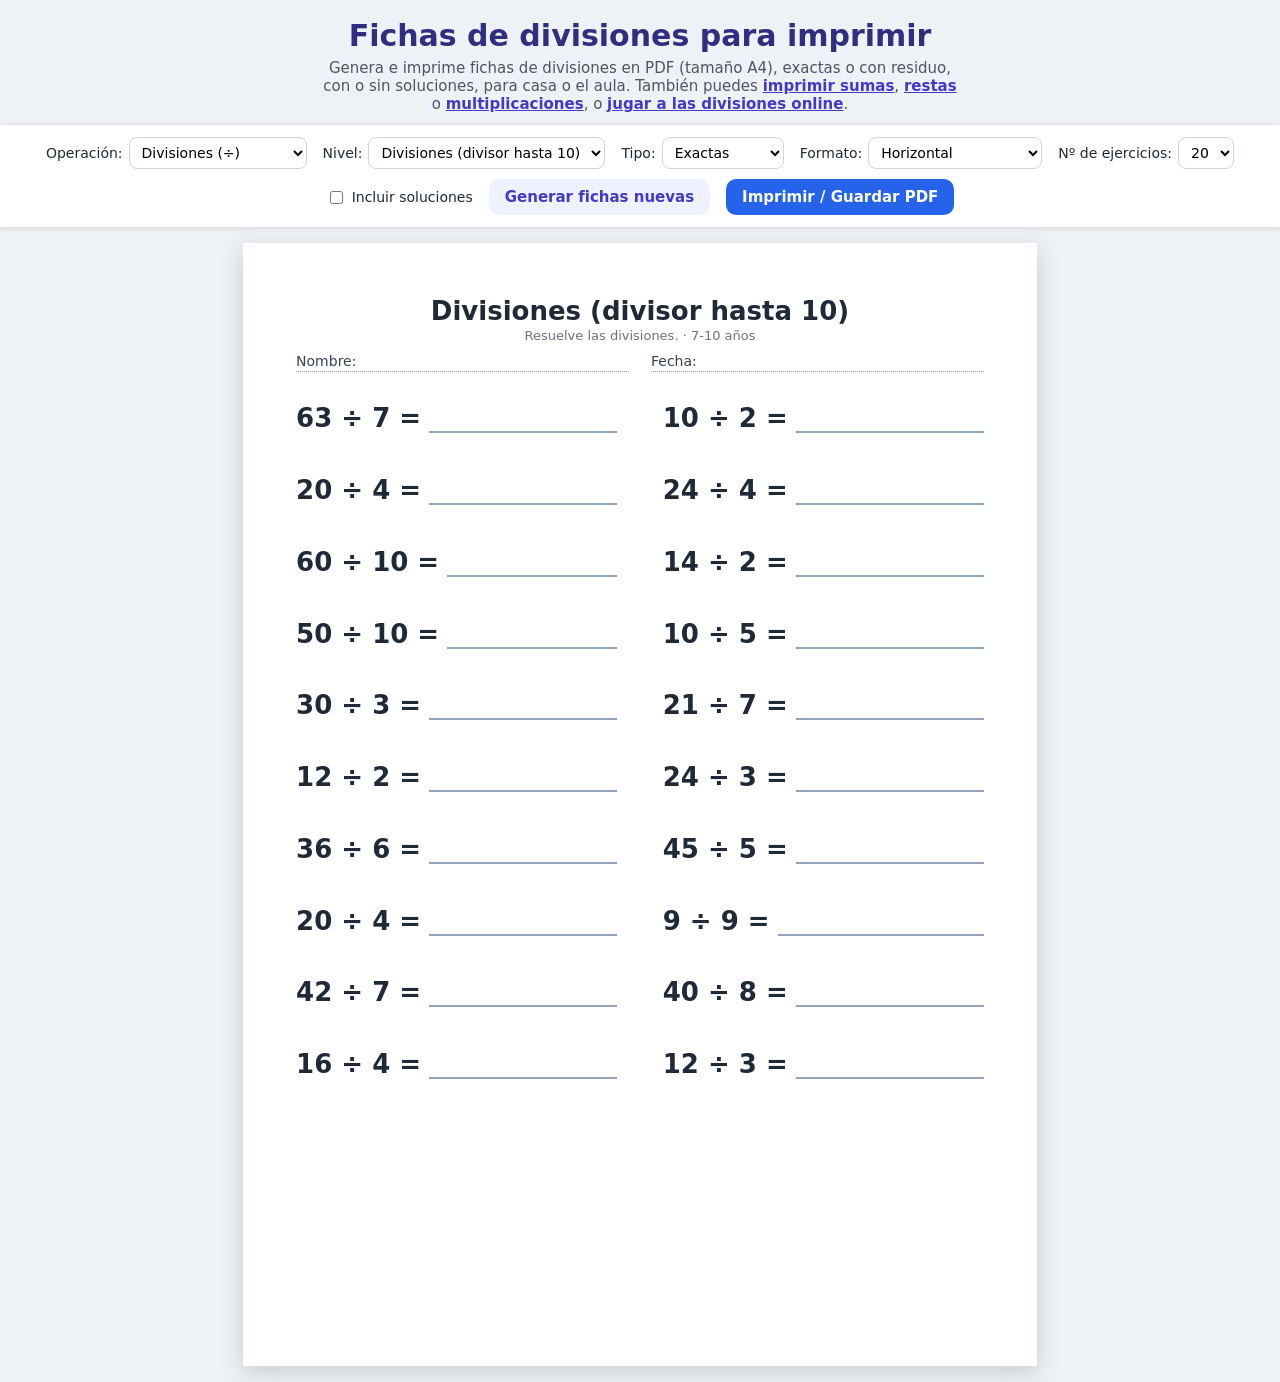
<file: fichas/fichas-de-division.html>
<!doctype html>
<html lang="es">
<head>
<meta charset="utf-8">
<meta name="viewport" content="width=device-width, initial-scale=1">
<title>Fichas de divisiones para imprimir (exactas y con residuo) | Matemágica</title>
<meta name="description" content="Genera e imprime fichas de divisiones en PDF (A4): exactas o con residuo, divisor hasta 10. Gratis, con o sin soluciones, para casa o el aula.">
<!-- URLs absolutas del sitio en GitHub Pages (repo "matemagica"). -->
<link rel="canonical" href="https://betoportugalx.github.io/matemagica/fichas/fichas-de-division">
<meta name="theme-color" content="#4f46e5">
<link rel="icon" href="../favicon.svg" type="image/svg+xml">
<meta property="og:type" content="website">
<meta property="og:site_name" content="Matemágica">
<meta property="og:locale" content="es_PE">
<meta property="og:title" content="Fichas de divisiones para imprimir">
<meta property="og:description" content="Genera fichas de divisiones en PDF (A4): exactas o con residuo, con o sin soluciones. Gratis.">
<meta property="og:url" content="https://betoportugalx.github.io/matemagica/fichas/fichas-de-division">
<link rel="stylesheet" href="estilos-fichas.css">
<script type="application/ld+json">
{
  "@context": "https://schema.org",
  "@type": "LearningResource",
  "name": "Fichas de divisiones para imprimir",
  "learningResourceType": "Worksheet",
  "educationalLevel": "Educación Primaria",
  "about": "División",
  "inLanguage": "es",
  "isAccessibleForFree": true,
  "url": "https://betoportugalx.github.io/matemagica/fichas/fichas-de-division"
}
</script>
</head>
<body>

  <div class="intro">
    <h1>Fichas de divisiones para imprimir</h1>
    <p>Genera e imprime fichas de divisiones en PDF (tamaño A4), exactas o con residuo, con o sin
       soluciones, para casa o el aula. También puedes
       <a href="fichas-de-sumas.html">imprimir sumas</a>,
       <a href="fichas-de-restas.html">restas</a> o
       <a href="fichas-de-multiplicacion.html">multiplicaciones</a>, o
       <a href="../juego/juego-de-division.html">jugar a las divisiones online</a>.</p>
  </div>

  <div class="barra">
    <label>Operación:
      <select id="operacion">
        <option value="suma">Sumas (+)</option>
        <option value="resta">Restas (−)</option>
        <option value="multiplicacion">Multiplicaciones (×)</option>
        <option value="division">Divisiones (÷)</option>
      </select>
    </label>
    <label>Nivel:
      <select id="nivel"></select>
    </label>
    <label id="filaTabla" class="hidden">Tabla:
      <select id="tabla">
        <option value="todas">Todas</option>
        <option value="2">del 2</option>
        <option value="3">del 3</option>
        <option value="4">del 4</option>
        <option value="5">del 5</option>
        <option value="6">del 6</option>
        <option value="7">del 7</option>
        <option value="8">del 8</option>
        <option value="9">del 9</option>
        <option value="10">del 10</option>
      </select>
    </label>
    <label id="filaTipo" class="hidden">Tipo:
      <select id="tipo">
        <option value="exacta">Exactas</option>
        <option value="residuo">Con residuo</option>
        <option value="mezcla">Mezcla</option>
      </select>
    </label>
    <label>Formato:
      <select id="formato">
        <option value="horizontal" selected>Horizontal</option>
        <option value="vertical">Vertical (columnas)</option>
      </select>
    </label>
    <label>Nº de ejercicios:
      <select id="cantidad">
        <option>12</option>
        <option selected>20</option>
        <option>24</option>
      </select>
    </label>
    <label><input type="checkbox" id="clave"> Incluir soluciones</label>
    <button id="btnGen" type="button">Generar fichas nuevas</button>
    <button id="btnPrint" type="button" onclick="window.print()">Imprimir / Guardar PDF</button>
  </div>

  <main id="hojas"></main>

<script src="../comun/generadores.js"></script>
<script src="generador.js"></script>
<script>iniciarFichas("division");</script>
</body>
</html>
</file>
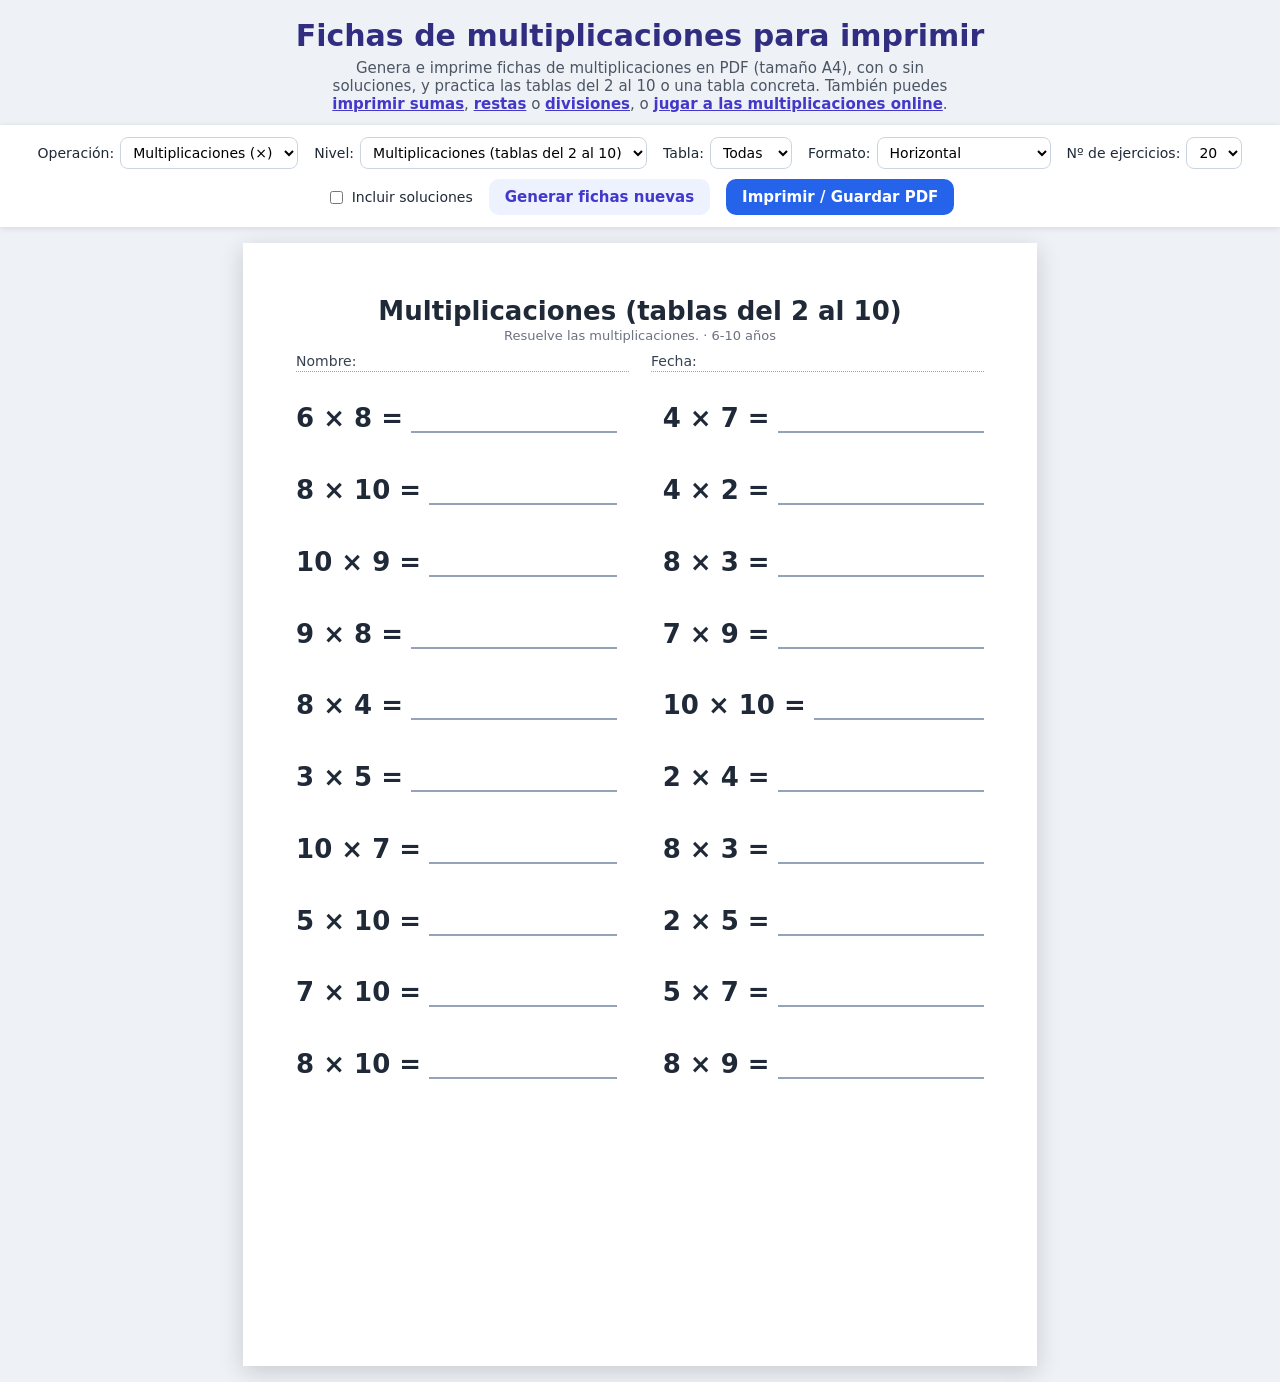
<file: fichas/fichas-de-multiplicacion.html>
<!doctype html>
<html lang="es">
<head>
<meta charset="utf-8">
<meta name="viewport" content="width=device-width, initial-scale=1">
<title>Fichas de multiplicaciones para imprimir (tablas del 2 al 10) | Matemágica</title>
<meta name="description" content="Genera e imprime fichas de multiplicaciones en PDF (A4): practica cualquier tabla del 2 al 10. Gratis, con o sin soluciones, para casa o el aula.">
<!-- URLs absolutas del sitio en GitHub Pages (repo "matemagica"). -->
<link rel="canonical" href="https://betoportugalx.github.io/matemagica/fichas/fichas-de-multiplicacion">
<meta name="theme-color" content="#4f46e5">
<link rel="icon" href="../favicon.svg" type="image/svg+xml">
<meta property="og:type" content="website">
<meta property="og:site_name" content="Matemágica">
<meta property="og:locale" content="es_PE">
<meta property="og:title" content="Fichas de multiplicaciones para imprimir">
<meta property="og:description" content="Genera fichas de multiplicaciones en PDF (A4): todas las tablas o una concreta, con o sin soluciones.">
<meta property="og:url" content="https://betoportugalx.github.io/matemagica/fichas/fichas-de-multiplicacion">
<link rel="stylesheet" href="estilos-fichas.css">
<script type="application/ld+json">
{
  "@context": "https://schema.org",
  "@type": "LearningResource",
  "name": "Fichas de multiplicaciones para imprimir",
  "learningResourceType": "Worksheet",
  "educationalLevel": "Educación Primaria",
  "about": "Multiplicación",
  "inLanguage": "es",
  "isAccessibleForFree": true,
  "url": "https://betoportugalx.github.io/matemagica/fichas/fichas-de-multiplicacion"
}
</script>
</head>
<body>

  <div class="intro">
    <h1>Fichas de multiplicaciones para imprimir</h1>
    <p>Genera e imprime fichas de multiplicaciones en PDF (tamaño A4), con o sin soluciones, y practica
       las tablas del 2 al 10 o una tabla concreta. También puedes
       <a href="fichas-de-sumas.html">imprimir sumas</a>,
       <a href="fichas-de-restas.html">restas</a> o
       <a href="fichas-de-division.html">divisiones</a>, o
       <a href="../juego/juego-de-multiplicacion.html">jugar a las multiplicaciones online</a>.</p>
  </div>

  <div class="barra">
    <label>Operación:
      <select id="operacion">
        <option value="suma">Sumas (+)</option>
        <option value="resta">Restas (−)</option>
        <option value="multiplicacion">Multiplicaciones (×)</option>
        <option value="division">Divisiones (÷)</option>
      </select>
    </label>
    <label>Nivel:
      <select id="nivel"></select>
    </label>
    <label id="filaTabla" class="hidden">Tabla:
      <select id="tabla">
        <option value="todas">Todas</option>
        <option value="2">del 2</option>
        <option value="3">del 3</option>
        <option value="4">del 4</option>
        <option value="5">del 5</option>
        <option value="6">del 6</option>
        <option value="7">del 7</option>
        <option value="8">del 8</option>
        <option value="9">del 9</option>
        <option value="10">del 10</option>
      </select>
    </label>
    <label id="filaTipo" class="hidden">Tipo:
      <select id="tipo">
        <option value="exacta">Exactas</option>
        <option value="residuo">Con residuo</option>
        <option value="mezcla">Mezcla</option>
      </select>
    </label>
    <label>Formato:
      <select id="formato">
        <option value="horizontal" selected>Horizontal</option>
        <option value="vertical">Vertical (columnas)</option>
      </select>
    </label>
    <label>Nº de ejercicios:
      <select id="cantidad">
        <option>12</option>
        <option selected>20</option>
        <option>24</option>
      </select>
    </label>
    <label><input type="checkbox" id="clave"> Incluir soluciones</label>
    <button id="btnGen" type="button">Generar fichas nuevas</button>
    <button id="btnPrint" type="button" onclick="window.print()">Imprimir / Guardar PDF</button>
  </div>

  <main id="hojas"></main>

<script src="../comun/generadores.js"></script>
<script src="generador.js"></script>
<script>iniciarFichas("multiplicacion");</script>
</body>
</html>
</file>
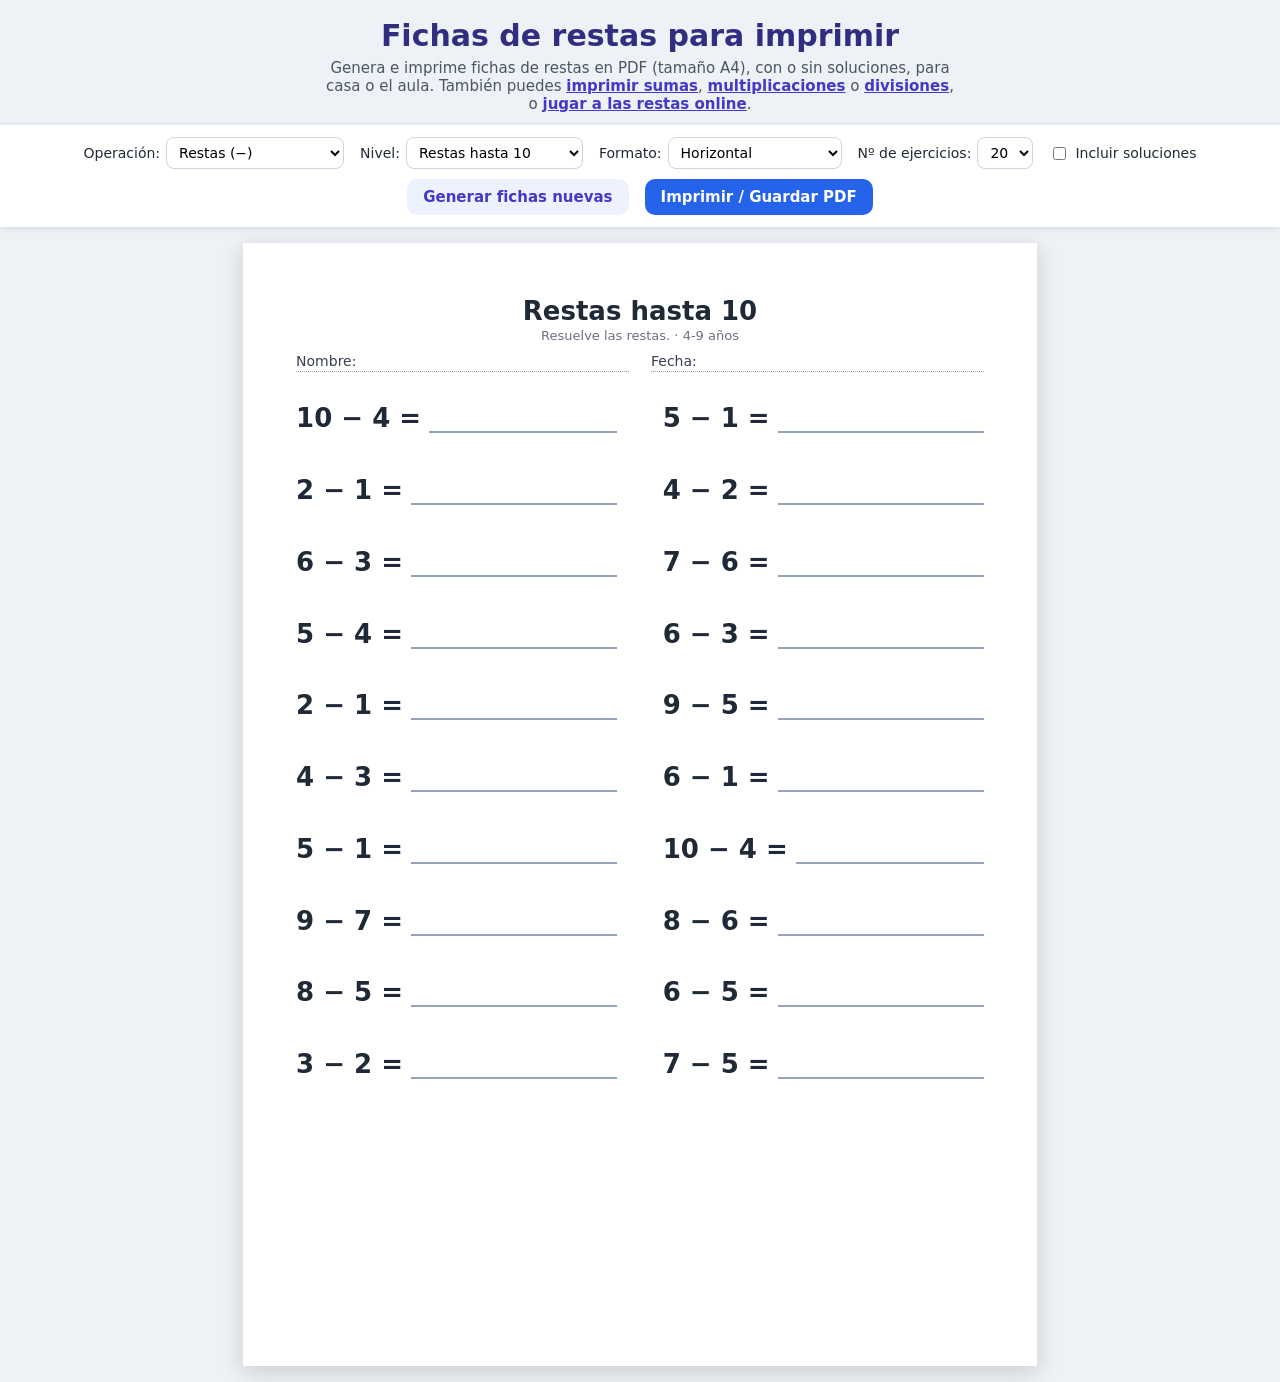
<file: fichas/fichas-de-restas.html>
<!doctype html>
<html lang="es">
<head>
<meta charset="utf-8">
<meta name="viewport" content="width=device-width, initial-scale=1">
<title>Fichas de restas para imprimir (hasta 10, hasta 20 y con llevadas) | Matemágica</title>
<meta name="description" content="Genera e imprime fichas de restas en PDF (A4): hasta 10, hasta 20 y con llevadas (prestando). Gratis, con o sin soluciones, para casa o el aula.">
<!-- URLs absolutas del sitio en GitHub Pages (repo "matemagica"). -->
<link rel="canonical" href="https://betoportugalx.github.io/matemagica/fichas/fichas-de-restas">
<meta name="theme-color" content="#4f46e5">
<link rel="icon" href="../favicon.svg" type="image/svg+xml">
<meta property="og:type" content="website">
<meta property="og:site_name" content="Matemágica">
<meta property="og:locale" content="es_PE">
<meta property="og:title" content="Fichas de restas para imprimir">
<meta property="og:description" content="Genera fichas de restas en PDF (A4), con o sin soluciones. Gratis para casa o el aula.">
<meta property="og:url" content="https://betoportugalx.github.io/matemagica/fichas/fichas-de-restas">
<link rel="stylesheet" href="estilos-fichas.css">
<script type="application/ld+json">
{
  "@context": "https://schema.org",
  "@type": "LearningResource",
  "name": "Fichas de restas para imprimir",
  "learningResourceType": "Worksheet",
  "educationalLevel": "Educación Primaria",
  "about": "Restas",
  "inLanguage": "es",
  "isAccessibleForFree": true,
  "url": "https://betoportugalx.github.io/matemagica/fichas/fichas-de-restas"
}
</script>
</head>
<body>

  <div class="intro">
    <h1>Fichas de restas para imprimir</h1>
    <p>Genera e imprime fichas de restas en PDF (tamaño A4), con o sin soluciones, para casa o el aula.
       También puedes <a href="fichas-de-sumas.html">imprimir sumas</a>,
       <a href="fichas-de-multiplicacion.html">multiplicaciones</a> o
       <a href="fichas-de-division.html">divisiones</a>, o
       <a href="../juego/juego-de-restas.html">jugar a las restas online</a>.</p>
  </div>

  <div class="barra">
    <label>Operación:
      <select id="operacion">
        <option value="suma">Sumas (+)</option>
        <option value="resta">Restas (−)</option>
        <option value="multiplicacion">Multiplicaciones (×)</option>
        <option value="division">Divisiones (÷)</option>
      </select>
    </label>
    <label>Nivel:
      <select id="nivel"></select>
    </label>
    <label id="filaTabla" class="hidden">Tabla:
      <select id="tabla">
        <option value="todas">Todas</option>
        <option value="2">del 2</option>
        <option value="3">del 3</option>
        <option value="4">del 4</option>
        <option value="5">del 5</option>
        <option value="6">del 6</option>
        <option value="7">del 7</option>
        <option value="8">del 8</option>
        <option value="9">del 9</option>
        <option value="10">del 10</option>
      </select>
    </label>
    <label id="filaTipo" class="hidden">Tipo:
      <select id="tipo">
        <option value="exacta">Exactas</option>
        <option value="residuo">Con residuo</option>
        <option value="mezcla">Mezcla</option>
      </select>
    </label>
    <label>Formato:
      <select id="formato">
        <option value="horizontal" selected>Horizontal</option>
        <option value="vertical">Vertical (columnas)</option>
      </select>
    </label>
    <label>Nº de ejercicios:
      <select id="cantidad">
        <option>12</option>
        <option selected>20</option>
        <option>24</option>
      </select>
    </label>
    <label><input type="checkbox" id="clave"> Incluir soluciones</label>
    <button id="btnGen" type="button">Generar fichas nuevas</button>
    <button id="btnPrint" type="button" onclick="window.print()">Imprimir / Guardar PDF</button>
  </div>

  <main id="hojas"></main>

<script src="../comun/generadores.js"></script>
<script src="generador.js"></script>
<script>iniciarFichas("resta");</script>
</body>
</html>
</file>
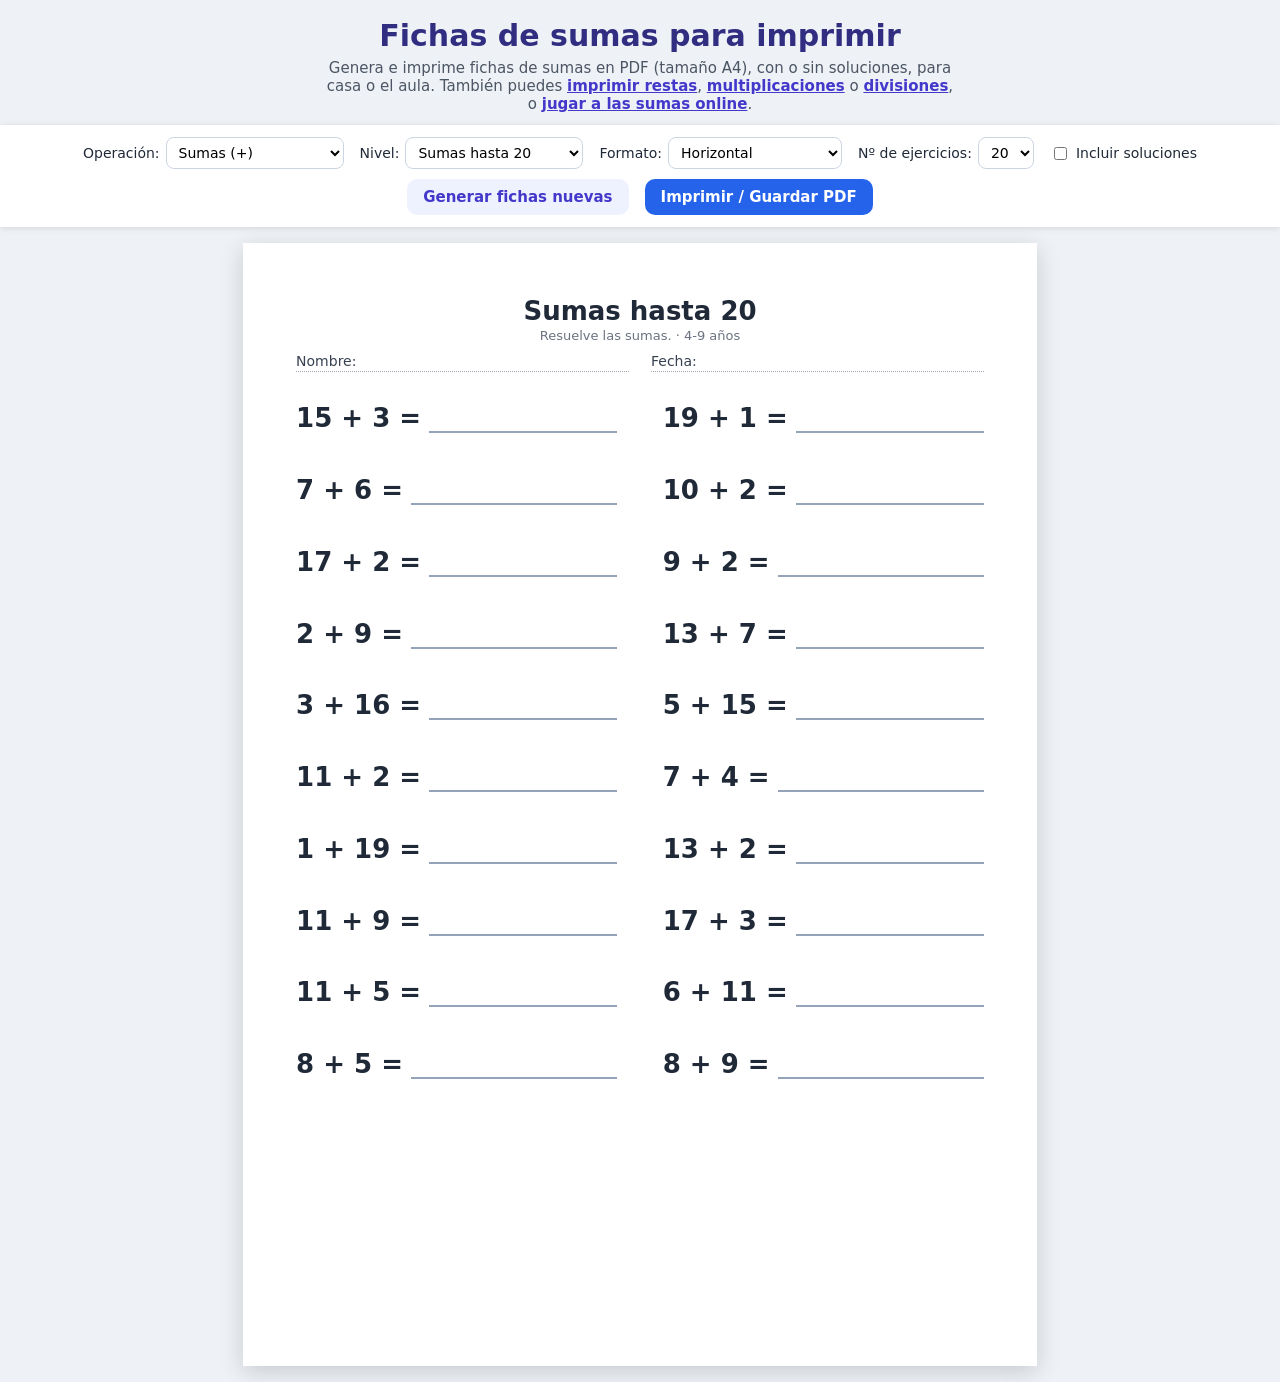
<file: fichas/fichas-de-sumas.html>
<!doctype html>
<html lang="es">
<head>
<meta charset="utf-8">
<meta name="viewport" content="width=device-width, initial-scale=1">
<title>Fichas de sumas para imprimir (hasta 10, hasta 20 y con llevadas) | Matemágica</title>
<meta name="description" content="Genera e imprime fichas de sumas en PDF (A4): hasta 10, hasta 20 y con llevadas. Gratis, con o sin soluciones, para casa o el aula.">
<!-- URLs absolutas del sitio en GitHub Pages (repo "matemagica"). -->
<link rel="canonical" href="https://betoportugalx.github.io/matemagica/fichas/fichas-de-sumas">
<meta name="theme-color" content="#4f46e5">
<link rel="icon" href="../favicon.svg" type="image/svg+xml">
<meta property="og:type" content="website">
<meta property="og:site_name" content="Matemágica">
<meta property="og:locale" content="es_PE">
<meta property="og:title" content="Fichas de sumas para imprimir">
<meta property="og:description" content="Genera fichas de sumas en PDF (A4), con o sin soluciones. Gratis para casa o el aula.">
<meta property="og:url" content="https://betoportugalx.github.io/matemagica/fichas/fichas-de-sumas">
<link rel="stylesheet" href="estilos-fichas.css">
<script type="application/ld+json">
{
  "@context": "https://schema.org",
  "@type": "LearningResource",
  "name": "Fichas de sumas para imprimir",
  "learningResourceType": "Worksheet",
  "educationalLevel": "Educación Primaria",
  "about": "Sumas",
  "inLanguage": "es",
  "isAccessibleForFree": true,
  "url": "https://betoportugalx.github.io/matemagica/fichas/fichas-de-sumas"
}
</script>
</head>
<body>

  <div class="intro">
    <h1>Fichas de sumas para imprimir</h1>
    <p>Genera e imprime fichas de sumas en PDF (tamaño A4), con o sin soluciones, para casa o el aula.
       También puedes <a href="fichas-de-restas.html">imprimir restas</a>,
       <a href="fichas-de-multiplicacion.html">multiplicaciones</a> o
       <a href="fichas-de-division.html">divisiones</a>, o
       <a href="../juego/juego-de-sumas.html">jugar a las sumas online</a>.</p>
  </div>

  <div class="barra">
    <label>Operación:
      <select id="operacion">
        <option value="suma">Sumas (+)</option>
        <option value="resta">Restas (−)</option>
        <option value="multiplicacion">Multiplicaciones (×)</option>
        <option value="division">Divisiones (÷)</option>
      </select>
    </label>
    <label>Nivel:
      <select id="nivel"></select>
    </label>
    <label id="filaTabla" class="hidden">Tabla:
      <select id="tabla">
        <option value="todas">Todas</option>
        <option value="2">del 2</option>
        <option value="3">del 3</option>
        <option value="4">del 4</option>
        <option value="5">del 5</option>
        <option value="6">del 6</option>
        <option value="7">del 7</option>
        <option value="8">del 8</option>
        <option value="9">del 9</option>
        <option value="10">del 10</option>
      </select>
    </label>
    <label id="filaTipo" class="hidden">Tipo:
      <select id="tipo">
        <option value="exacta">Exactas</option>
        <option value="residuo">Con residuo</option>
        <option value="mezcla">Mezcla</option>
      </select>
    </label>
    <label>Formato:
      <select id="formato">
        <option value="horizontal" selected>Horizontal</option>
        <option value="vertical">Vertical (columnas)</option>
      </select>
    </label>
    <label>Nº de ejercicios:
      <select id="cantidad">
        <option>12</option>
        <option selected>20</option>
        <option>24</option>
      </select>
    </label>
    <label><input type="checkbox" id="clave"> Incluir soluciones</label>
    <button id="btnGen" type="button">Generar fichas nuevas</button>
    <button id="btnPrint" type="button" onclick="window.print()">Imprimir / Guardar PDF</button>
  </div>

  <main id="hojas"></main>

<script src="../comun/generadores.js"></script>
<script src="generador.js"></script>
<script>iniciarFichas("suma");</script>
</body>
</html>
</file>
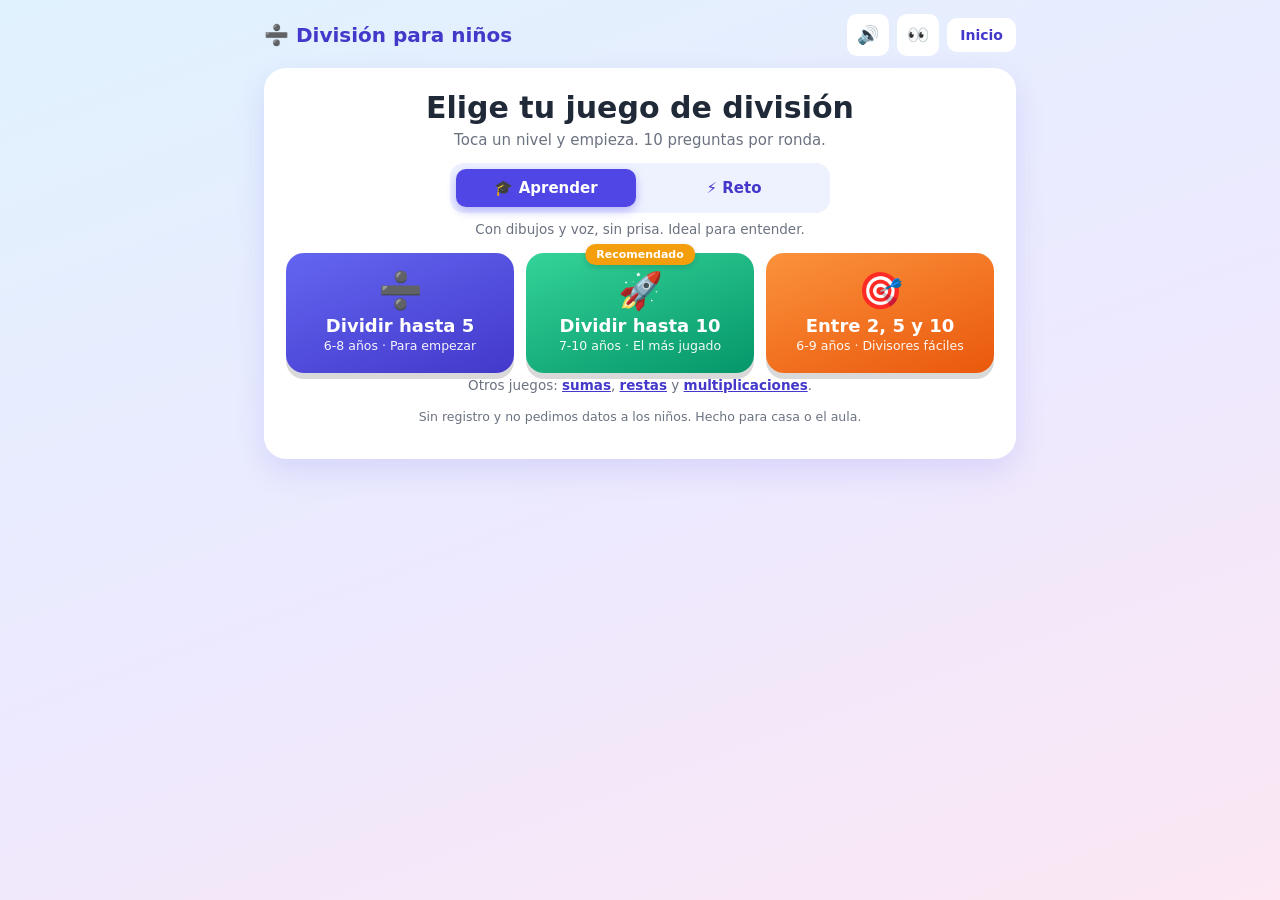
<file: juego/juego-de-division.html>
<!doctype html>
<html lang="es">
<head>
<meta charset="utf-8">
<meta name="viewport" content="width=device-width, initial-scale=1">
<title>Juego de divisiones para niños (repartir en grupos) | Matemágica</title>
<meta name="description" content="Juego de divisiones online gratis para niños: reparte en grupos iguales con dibujos y voz. Divisiones exactas fáciles, sin registro.">
<!-- URLs absolutas del sitio en GitHub Pages (repo "matemagica"). -->
<link rel="canonical" href="https://betoportugalx.github.io/matemagica/juego/juego-de-division">
<meta name="theme-color" content="#4f46e5">
<link rel="icon" href="../favicon.svg" type="image/svg+xml">
<meta property="og:type" content="website">
<meta property="og:site_name" content="Matemágica">
<meta property="og:locale" content="es_PE">
<meta property="og:title" content="Juego de divisiones para niños">
<meta property="og:description" content="Aprende a repartir en grupos iguales. Con dibujos y voz que lee la división. ¡Gratis!">
<meta property="og:url" content="https://betoportugalx.github.io/matemagica/juego/juego-de-division">
<link rel="stylesheet" href="estilos-juego.css">
<script type="application/ld+json">
{
  "@context": "https://schema.org",
  "@type": "LearningResource",
  "name": "Juego de divisiones para niños",
  "learningResourceType": "Game",
  "educationalLevel": "Educación Primaria",
  "about": "División",
  "inLanguage": "es",
  "isAccessibleForFree": true,
  "url": "https://betoportugalx.github.io/matemagica/juego/juego-de-division"
}
</script>

<!-- ====== CÓDIGO DE ADSENSE (una sola vez en todo el sitio) ======
<script async src="https://pagead2.googlesyndication.com/pagead/js/adsbygoogle.js?client=ca-pub-XXXXXXXX" crossorigin="anonymous"></script>
================================================================ -->
</head>
<body>
<main class="app">

  <header class="top">
    <div class="brand" id="brand">➗ División para niños</div>
    <div class="top-actions">
      <button id="btnVoz" class="iconbtn on" title="Voz que lee la división" aria-label="Activar o desactivar la voz">🔊</button>
      <button id="btnVisual" class="iconbtn on" title="Dibujos para repartir" aria-label="Activar o desactivar los dibujos">👀</button>
      <a class="link" href="../index.html">Inicio</a>
    </div>
  </header>

  <!-- ANUNCIO 1 (arriba del juego): pega aquí tu bloque de AdSense -->

  <!-- ===== Pantalla: elegir modo y nivel ===== -->
  <section id="screen-nivel" class="card">
    <h1 id="tituloNivel">Elige tu juego de división</h1>
    <p class="sub">Toca un nivel y empieza. 10 preguntas por ronda.</p>

    <div class="modos" id="modos">
      <button class="modo activo" data-modo="aprender">🎓 Aprender</button>
      <button class="modo" data-modo="reto">⚡ Reto</button>
    </div>
    <p class="modo-desc" id="modoDesc">Con dibujos y voz, sin prisa. Ideal para entender.</p>

    <div class="niveles" id="niveles"></div>
    <div class="voz-fila" id="filaVoz">
      <span>🎙️ Voz</span>
      <select id="selVoz" aria-label="Elegir la voz"></select>
    </div>
    <p class="otros-juegos">Otros juegos: <a href="juego-de-sumas.html">sumas</a>, <a href="juego-de-restas.html">restas</a> y <a href="juego-de-multiplicacion.html">multiplicaciones</a>.</p>
    <p class="para-padres">Sin registro y no pedimos datos a los niños. Hecho para casa o el aula.</p>
  </section>

  <!-- ===== Pantalla: jugando ===== -->
  <section id="screen-juego" class="card hidden">
    <div class="juego-top">
      <button id="btnSalir" class="mini">← Nivel</button>
      <span id="txtProgreso" class="pill">Pregunta 1 de 10</span>
      <span class="puntos">⭐ <span id="txtPuntos">0</span></span>
    </div>
    <div class="barra-progreso"><div id="barraFill"></div></div>
    <div class="barra-tiempo hidden" id="barraTiempo"><div id="tiempoFill"></div></div>

    <div class="operacion" id="operacion" aria-live="polite">12 ÷ 3 = <span class="qmark">?</span></div>
    <div class="visual" id="visual"></div>
    <div class="opciones" id="opciones"></div>
    <div class="feedback" id="feedback" role="status" aria-live="polite"></div>

    <!-- ===== Panel de corrección: al fallar, tapa el juego y agranda todo ===== -->
    <div class="correccion hidden" id="correccion">
      <div class="corr-titulo" id="corrTitulo">Casi... ¡mira!</div>
      <div class="corr-ecuacion" id="corrEcuacion"></div>
      <div class="visual grande" id="corrVisual"></div>
      <div class="corr-acciones">
        <button id="btnContar" class="btn-secundario">🔊 Cuéntame</button>
        <button id="btnSiguiente" class="btn-primario">Siguiente →</button>
      </div>
    </div>
  </section>

  <!-- ===== Pantalla: resultado ===== -->
  <section id="screen-final" class="card hidden">
    <div class="final-emoji" id="finalEmoji">🏆</div>
    <div class="estrellas" id="estrellas"></div>
    <h2 id="tituloFinal"></h2>
    <p id="detalleFinal"></p>
    <div class="acciones">
      <button id="btnOtra" class="btn-primario">🔁 Jugar otra vez</button>
      <button id="btnNivel" class="btn-secundario">Cambiar de nivel</button>
    </div>
    <div class="cta-fichas">
      <strong>¿Quieres practicar también en papel? 📝</strong>
      Descarga gratis las <a href="../fichas/fichas-de-division.html">fichas de divisiones para imprimir</a>.
    </div>
    <!-- ANUNCIO 2 (resultado de la ronda): pega aquí tu bloque de AdSense -->
  </section>

  <!-- ANUNCIO 3 (abajo del juego): pega aquí tu bloque de AdSense -->

</main>

<script src="motor.js"></script>
<script src="../comun/generadores.js"></script>
<script src="operaciones.js"></script>
<script>
  Juego.arrancar(OPERACIONES.division);
</script>
</body>
</html>
</file>
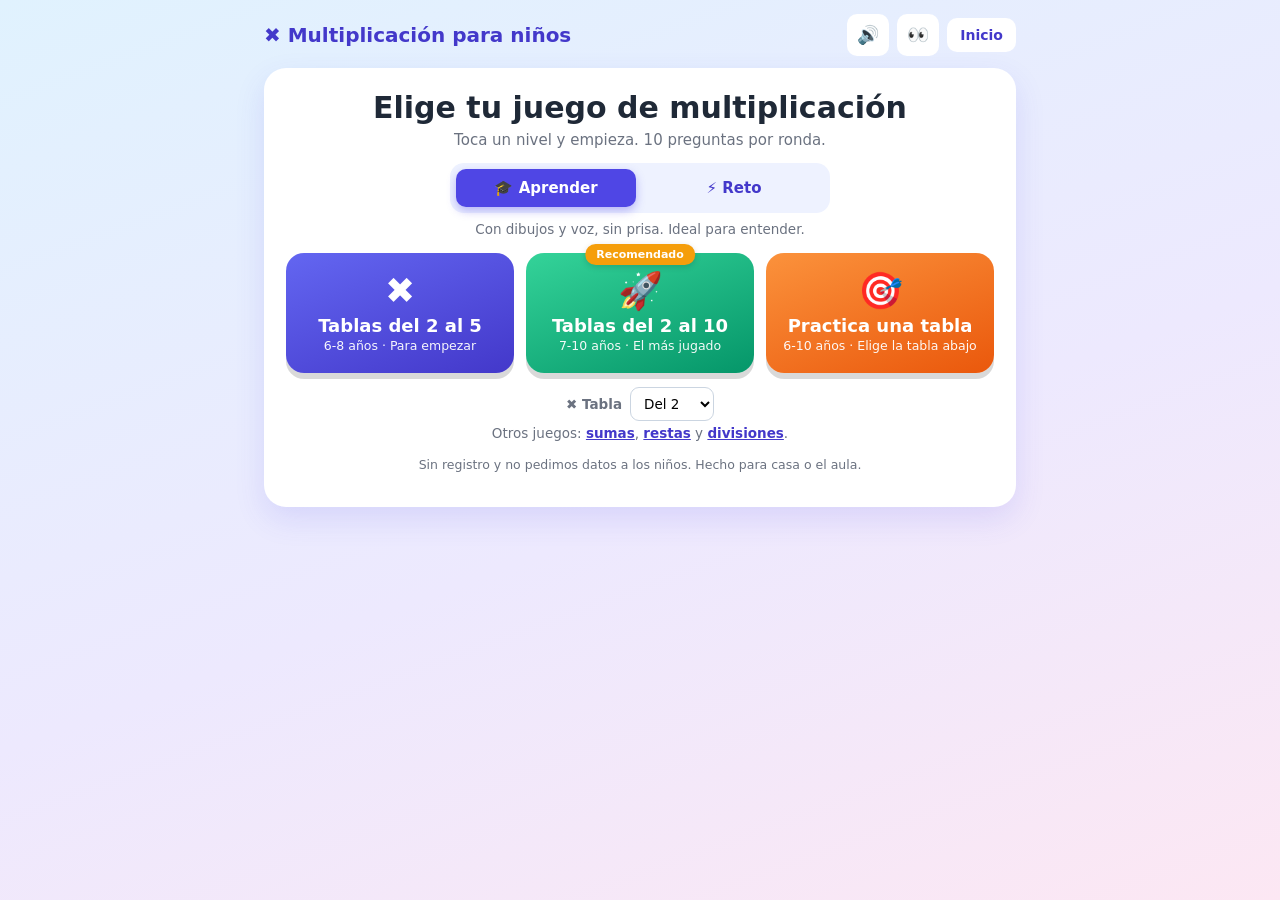
<file: juego/juego-de-multiplicacion.html>
<!doctype html>
<html lang="es">
<head>
<meta charset="utf-8">
<meta name="viewport" content="width=device-width, initial-scale=1">
<title>Juego de multiplicaciones para niños (tablas del 2 al 10) | Matemágica</title>
<meta name="description" content="Juego de multiplicaciones online gratis para niños: practica las tablas del 2 al 10 con dibujos en filas y voz. Modo aprender y modo reto. Sin registro.">
<!-- URLs absolutas del sitio en GitHub Pages (repo "matemagica"). -->
<link rel="canonical" href="https://betoportugalx.github.io/matemagica/juego/juego-de-multiplicacion">
<meta name="theme-color" content="#4f46e5">
<link rel="icon" href="../favicon.svg" type="image/svg+xml">
<meta property="og:type" content="website">
<meta property="og:site_name" content="Matemágica">
<meta property="og:locale" content="es_PE">
<meta property="og:title" content="Juego de multiplicaciones para niños">
<meta property="og:description" content="Practica las tablas del 2 al 10. Con dibujos en filas y voz que lee la multiplicación. ¡Gratis!">
<meta property="og:url" content="https://betoportugalx.github.io/matemagica/juego/juego-de-multiplicacion">
<link rel="stylesheet" href="estilos-juego.css">
<script type="application/ld+json">
{
  "@context": "https://schema.org",
  "@type": "LearningResource",
  "name": "Juego de multiplicaciones para niños",
  "learningResourceType": "Game",
  "educationalLevel": "Educación Primaria",
  "about": "Multiplicación",
  "inLanguage": "es",
  "isAccessibleForFree": true,
  "url": "https://betoportugalx.github.io/matemagica/juego/juego-de-multiplicacion"
}
</script>

<!-- ====== CÓDIGO DE ADSENSE (una sola vez en todo el sitio) ======
<script async src="https://pagead2.googlesyndication.com/pagead/js/adsbygoogle.js?client=ca-pub-XXXXXXXX" crossorigin="anonymous"></script>
================================================================ -->
</head>
<body>
<main class="app">

  <header class="top">
    <div class="brand" id="brand">✖️ Multiplicación para niños</div>
    <div class="top-actions">
      <button id="btnVoz" class="iconbtn on" title="Voz que lee la multiplicación" aria-label="Activar o desactivar la voz">🔊</button>
      <button id="btnVisual" class="iconbtn on" title="Dibujos para contar" aria-label="Activar o desactivar los dibujos">👀</button>
      <a class="link" href="../index.html">Inicio</a>
    </div>
  </header>

  <!-- ANUNCIO 1 (arriba del juego): pega aquí tu bloque de AdSense -->

  <!-- ===== Pantalla: elegir modo y nivel ===== -->
  <section id="screen-nivel" class="card">
    <h1 id="tituloNivel">Elige tu juego de multiplicación</h1>
    <p class="sub">Toca un nivel y empieza. 10 preguntas por ronda.</p>

    <div class="modos" id="modos">
      <button class="modo activo" data-modo="aprender">🎓 Aprender</button>
      <button class="modo" data-modo="reto">⚡ Reto</button>
    </div>
    <p class="modo-desc" id="modoDesc">Con dibujos y voz, sin prisa. Ideal para entender.</p>

    <div class="niveles" id="niveles"></div>
    <div class="voz-fila hidden" id="filaTabla">
      <span>✖️ Tabla</span>
      <select id="selTabla" aria-label="Elegir la tabla para practicar"></select>
    </div>
    <div class="voz-fila" id="filaVoz">
      <span>🎙️ Voz</span>
      <select id="selVoz" aria-label="Elegir la voz"></select>
    </div>
    <p class="otros-juegos">Otros juegos: <a href="juego-de-sumas.html">sumas</a>, <a href="juego-de-restas.html">restas</a> y <a href="juego-de-division.html">divisiones</a>.</p>
    <p class="para-padres">Sin registro y no pedimos datos a los niños. Hecho para casa o el aula.</p>
  </section>

  <!-- ===== Pantalla: jugando ===== -->
  <section id="screen-juego" class="card hidden">
    <div class="juego-top">
      <button id="btnSalir" class="mini">← Nivel</button>
      <span id="txtProgreso" class="pill">Pregunta 1 de 10</span>
      <span class="puntos">⭐ <span id="txtPuntos">0</span></span>
    </div>
    <div class="barra-progreso"><div id="barraFill"></div></div>
    <div class="barra-tiempo hidden" id="barraTiempo"><div id="tiempoFill"></div></div>

    <div class="operacion" id="operacion" aria-live="polite">3 × 4 = <span class="qmark">?</span></div>
    <div class="visual" id="visual"></div>
    <div class="opciones" id="opciones"></div>
    <div class="feedback" id="feedback" role="status" aria-live="polite"></div>

    <!-- ===== Panel de corrección: al fallar, tapa el juego y agranda todo ===== -->
    <div class="correccion hidden" id="correccion">
      <div class="corr-titulo" id="corrTitulo">Casi... ¡mira!</div>
      <div class="corr-ecuacion" id="corrEcuacion"></div>
      <div class="visual grande" id="corrVisual"></div>
      <div class="corr-acciones">
        <button id="btnContar" class="btn-secundario">🔊 Cuéntame</button>
        <button id="btnSiguiente" class="btn-primario">Siguiente →</button>
      </div>
    </div>
  </section>

  <!-- ===== Pantalla: resultado ===== -->
  <section id="screen-final" class="card hidden">
    <div class="final-emoji" id="finalEmoji">🏆</div>
    <div class="estrellas" id="estrellas"></div>
    <h2 id="tituloFinal"></h2>
    <p id="detalleFinal"></p>
    <div class="acciones">
      <button id="btnOtra" class="btn-primario">🔁 Jugar otra vez</button>
      <button id="btnNivel" class="btn-secundario">Cambiar de nivel</button>
    </div>
    <div class="cta-fichas">
      <strong>¿Quieres practicar también en papel? 📝</strong>
      Descarga gratis las <a href="../fichas/fichas-de-multiplicacion.html">fichas de multiplicaciones para imprimir</a>.
    </div>
    <!-- ANUNCIO 2 (resultado de la ronda): pega aquí tu bloque de AdSense -->
  </section>

  <!-- ANUNCIO 3 (abajo del juego): pega aquí tu bloque de AdSense -->

</main>

<script src="motor.js"></script>
<script src="../comun/generadores.js"></script>
<script src="operaciones.js"></script>
<script>
  Juego.arrancar(OPERACIONES.multiplicacion);
</script>
</body>
</html>
</file>
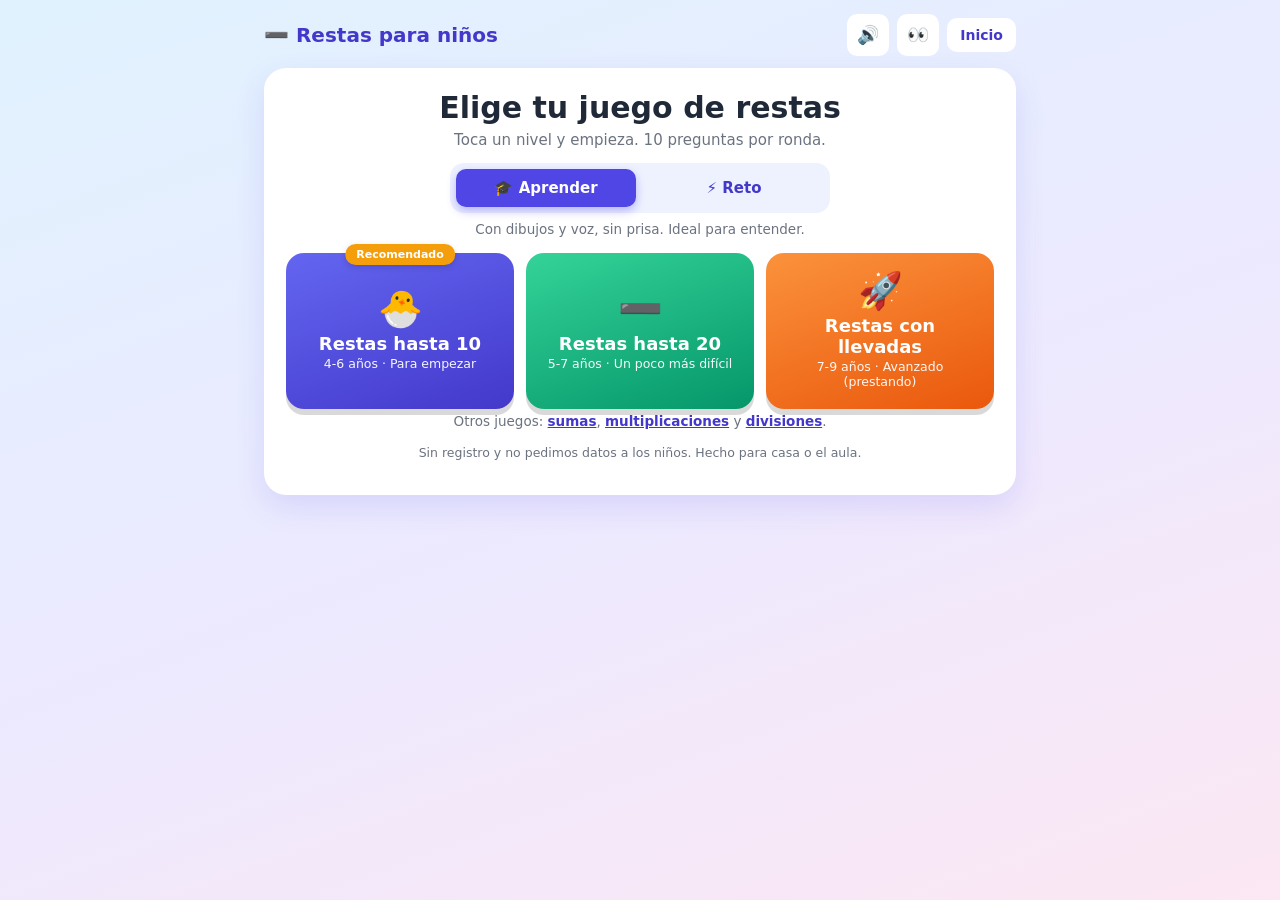
<file: juego/juego-de-restas.html>
<!doctype html>
<html lang="es">
<head>
<meta charset="utf-8">
<meta name="viewport" content="width=device-width, initial-scale=1">
<title>Juego de restas para niños (hasta 10, hasta 20 y con llevadas) | Matemágica</title>
<meta name="description" content="Juego de restas online gratis para niños con dibujos y voz: restas hasta 10, hasta 20 y con llevadas (prestando). Modo aprender y modo reto. Sin registro.">
<!-- URLs absolutas del sitio en GitHub Pages (repo "matemagica"). -->
<link rel="canonical" href="https://betoportugalx.github.io/matemagica/juego/juego-de-restas">
<meta name="theme-color" content="#4f46e5">
<link rel="icon" href="../favicon.svg" type="image/svg+xml">
<meta property="og:type" content="website">
<meta property="og:site_name" content="Matemágica">
<meta property="og:locale" content="es_PE">
<meta property="og:title" content="Juego de restas para niños">
<meta property="og:description" content="Elige el nivel y el modo. Con dibujos que se tachan y voz que lee la resta. ¡Gratis!">
<meta property="og:url" content="https://betoportugalx.github.io/matemagica/juego/juego-de-restas">
<link rel="stylesheet" href="estilos-juego.css">
<script type="application/ld+json">
{
  "@context": "https://schema.org",
  "@type": "LearningResource",
  "name": "Juego de restas para niños",
  "learningResourceType": "Game",
  "educationalLevel": "Educación Primaria",
  "about": "Restas",
  "inLanguage": "es",
  "isAccessibleForFree": true,
  "url": "https://betoportugalx.github.io/matemagica/juego/juego-de-restas"
}
</script>

<!-- ====== CÓDIGO DE ADSENSE (una sola vez en todo el sitio) ======
<script async src="https://pagead2.googlesyndication.com/pagead/js/adsbygoogle.js?client=ca-pub-XXXXXXXX" crossorigin="anonymous"></script>
================================================================ -->
</head>
<body>
<main class="app">

  <header class="top">
    <div class="brand" id="brand">➖ Restas para niños</div>
    <div class="top-actions">
      <button id="btnVoz" class="iconbtn on" title="Voz que lee la resta" aria-label="Activar o desactivar la voz">🔊</button>
      <button id="btnVisual" class="iconbtn on" title="Dibujos para contar" aria-label="Activar o desactivar los dibujos">👀</button>
      <a class="link" href="../index.html">Inicio</a>
    </div>
  </header>

  <!-- ANUNCIO 1 (arriba del juego): pega aquí tu bloque de AdSense -->

  <!-- ===== Pantalla: elegir modo y nivel ===== -->
  <section id="screen-nivel" class="card">
    <h1 id="tituloNivel">Elige tu juego de restas</h1>
    <p class="sub">Toca un nivel y empieza. 10 preguntas por ronda.</p>

    <div class="modos" id="modos">
      <button class="modo activo" data-modo="aprender">🎓 Aprender</button>
      <button class="modo" data-modo="reto">⚡ Reto</button>
    </div>
    <p class="modo-desc" id="modoDesc">Con dibujos y voz, sin prisa. Ideal para entender.</p>

    <div class="niveles" id="niveles"></div>
    <div class="voz-fila" id="filaVoz">
      <span>🎙️ Voz</span>
      <select id="selVoz" aria-label="Elegir la voz"></select>
    </div>
    <p class="otros-juegos">Otros juegos: <a href="juego-de-sumas.html">sumas</a>, <a href="juego-de-multiplicacion.html">multiplicaciones</a> y <a href="juego-de-division.html">divisiones</a>.</p>
    <p class="para-padres">Sin registro y no pedimos datos a los niños. Hecho para casa o el aula.</p>
  </section>

  <!-- ===== Pantalla: jugando ===== -->
  <section id="screen-juego" class="card hidden">
    <div class="juego-top">
      <button id="btnSalir" class="mini">← Nivel</button>
      <span id="txtProgreso" class="pill">Pregunta 1 de 10</span>
      <span class="puntos">⭐ <span id="txtPuntos">0</span></span>
    </div>
    <div class="barra-progreso"><div id="barraFill"></div></div>
    <div class="barra-tiempo hidden" id="barraTiempo"><div id="tiempoFill"></div></div>

    <div class="operacion" id="operacion" aria-live="polite">9 − 4 = <span class="qmark">?</span></div>
    <div class="visual" id="visual"></div>
    <div class="opciones" id="opciones"></div>
    <div class="feedback" id="feedback" role="status" aria-live="polite"></div>

    <!-- ===== Panel de corrección: al fallar, tapa el juego y agranda todo ===== -->
    <div class="correccion hidden" id="correccion">
      <div class="corr-titulo" id="corrTitulo">Casi... ¡mira!</div>
      <div class="corr-ecuacion" id="corrEcuacion"></div>
      <div class="visual grande" id="corrVisual"></div>
      <div class="corr-acciones">
        <button id="btnContar" class="btn-secundario">🔊 Cuéntame</button>
        <button id="btnSiguiente" class="btn-primario">Siguiente →</button>
      </div>
    </div>
  </section>

  <!-- ===== Pantalla: resultado ===== -->
  <section id="screen-final" class="card hidden">
    <div class="final-emoji" id="finalEmoji">🏆</div>
    <div class="estrellas" id="estrellas"></div>
    <h2 id="tituloFinal"></h2>
    <p id="detalleFinal"></p>
    <div class="acciones">
      <button id="btnOtra" class="btn-primario">🔁 Jugar otra vez</button>
      <button id="btnNivel" class="btn-secundario">Cambiar de nivel</button>
    </div>
    <div class="cta-fichas">
      <strong>¿Quieres practicar también en papel? 📝</strong>
      Descarga gratis las <a href="../fichas/fichas-de-restas.html">fichas de restas para imprimir</a>.
    </div>
    <!-- ANUNCIO 2 (resultado de la ronda): pega aquí tu bloque de AdSense -->
  </section>

  <!-- ANUNCIO 3 (abajo del juego): pega aquí tu bloque de AdSense -->

</main>

<script src="motor.js"></script>
<script src="../comun/generadores.js"></script>
<script src="operaciones.js"></script>
<script>
  Juego.arrancar(OPERACIONES.resta);
</script>
</body>
</html>
</file>
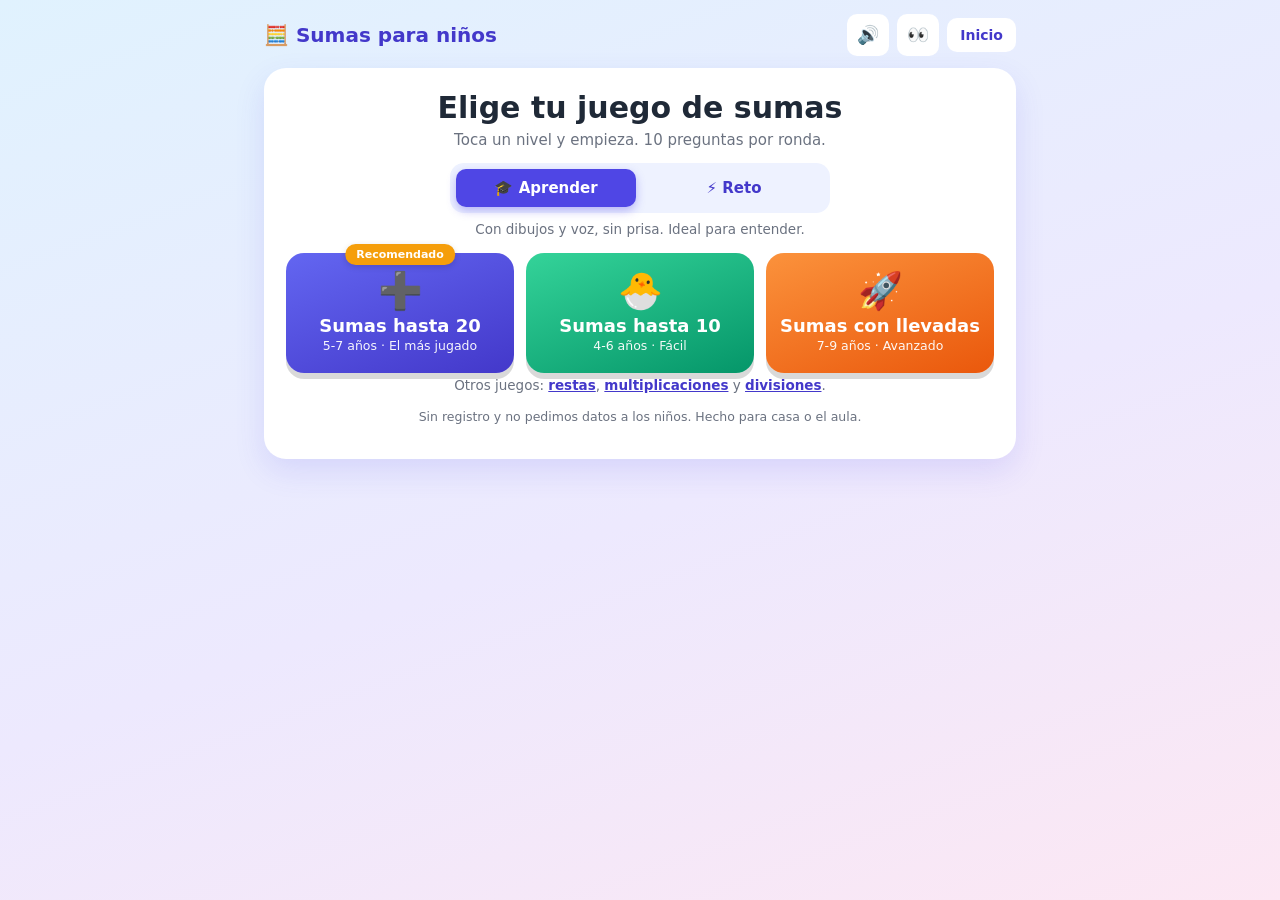
<file: juego/juego-de-sumas.html>
<!doctype html>
<html lang="es">
<head>
<meta charset="utf-8">
<meta name="viewport" content="width=device-width, initial-scale=1">
<title>Juego de sumas para niños (hasta 10, hasta 20 y con llevadas) | Matemágica</title>
<meta name="description" content="Juego de sumas online gratis para niños con dibujos y voz: sumas hasta 10, hasta 20 y con llevadas. Modo aprender y modo reto. Sin registro.">
<!-- URLs absolutas del sitio en GitHub Pages (repo "matemagica"). -->
<link rel="canonical" href="https://betoportugalx.github.io/matemagica/juego/juego-de-sumas">
<meta name="theme-color" content="#4f46e5">
<link rel="icon" href="../favicon.svg" type="image/svg+xml">
<meta property="og:type" content="website">
<meta property="og:site_name" content="Matemágica">
<meta property="og:locale" content="es_PE">
<meta property="og:title" content="Juego de sumas para niños">
<meta property="og:description" content="Elige el nivel y el modo. Con dibujos para contar y voz que lee la suma. ¡Gratis!">
<meta property="og:url" content="https://betoportugalx.github.io/matemagica/juego/juego-de-sumas">
<link rel="stylesheet" href="estilos-juego.css">
<script type="application/ld+json">
{
  "@context": "https://schema.org",
  "@type": "LearningResource",
  "name": "Juego de sumas para niños",
  "learningResourceType": "Game",
  "educationalLevel": "Educación Primaria",
  "about": "Sumas",
  "inLanguage": "es",
  "isAccessibleForFree": true,
  "url": "https://betoportugalx.github.io/matemagica/juego/juego-de-sumas"
}
</script>

<!-- ====== CÓDIGO DE ADSENSE (una sola vez en todo el sitio) ======
<script async src="https://pagead2.googlesyndication.com/pagead/js/adsbygoogle.js?client=ca-pub-XXXXXXXX" crossorigin="anonymous"></script>
================================================================ -->
</head>
<body>
<main class="app">

  <header class="top">
    <div class="brand" id="brand">🧮 Sumas para niños</div>
    <div class="top-actions">
      <button id="btnVoz" class="iconbtn on" title="Voz que lee la suma" aria-label="Activar o desactivar la voz">🔊</button>
      <button id="btnVisual" class="iconbtn on" title="Dibujos para contar" aria-label="Activar o desactivar los dibujos">👀</button>
      <a class="link" href="../index.html">Inicio</a>
    </div>
  </header>

  <!-- ANUNCIO 1 (arriba del juego): pega aquí tu bloque de AdSense -->

  <!-- ===== Pantalla: elegir modo y nivel ===== -->
  <section id="screen-nivel" class="card">
    <h1 id="tituloNivel">Elige tu juego de sumas</h1>
    <p class="sub">Toca un nivel y empieza. 10 preguntas por ronda.</p>

    <div class="modos" id="modos">
      <button class="modo activo" data-modo="aprender">🎓 Aprender</button>
      <button class="modo" data-modo="reto">⚡ Reto</button>
    </div>
    <p class="modo-desc" id="modoDesc">Con dibujos y voz, sin prisa. Ideal para entender.</p>

    <div class="niveles" id="niveles"></div>
    <div class="voz-fila" id="filaVoz">
      <span>🎙️ Voz</span>
      <select id="selVoz" aria-label="Elegir la voz"></select>
    </div>
    <p class="otros-juegos">Otros juegos: <a href="juego-de-restas.html">restas</a>, <a href="juego-de-multiplicacion.html">multiplicaciones</a> y <a href="juego-de-division.html">divisiones</a>.</p>
    <p class="para-padres">Sin registro y no pedimos datos a los niños. Hecho para casa o el aula.</p>
  </section>

  <!-- ===== Pantalla: jugando ===== -->
  <section id="screen-juego" class="card hidden">
    <div class="juego-top">
      <button id="btnSalir" class="mini">← Nivel</button>
      <span id="txtProgreso" class="pill">Pregunta 1 de 10</span>
      <span class="puntos">⭐ <span id="txtPuntos">0</span></span>
    </div>
    <div class="barra-progreso"><div id="barraFill"></div></div>
    <div class="barra-tiempo hidden" id="barraTiempo"><div id="tiempoFill"></div></div>

    <div class="operacion" id="operacion" aria-live="polite">3 + 4 = <span class="qmark">?</span></div>
    <div class="visual" id="visual"></div>
    <div class="opciones" id="opciones"></div>
    <div class="feedback" id="feedback" role="status" aria-live="polite"></div>

    <!-- ===== Panel de corrección: al fallar, tapa el juego y agranda todo ===== -->
    <div class="correccion hidden" id="correccion">
      <div class="corr-titulo" id="corrTitulo">Casi... ¡mira!</div>
      <div class="corr-ecuacion" id="corrEcuacion"></div>
      <div class="visual grande" id="corrVisual"></div>
      <div class="corr-acciones">
        <button id="btnContar" class="btn-secundario">🔊 Cuéntame</button>
        <button id="btnSiguiente" class="btn-primario">Siguiente →</button>
      </div>
    </div>
  </section>

  <!-- ===== Pantalla: resultado ===== -->
  <section id="screen-final" class="card hidden">
    <div class="final-emoji" id="finalEmoji">🏆</div>
    <div class="estrellas" id="estrellas"></div>
    <h2 id="tituloFinal"></h2>
    <p id="detalleFinal"></p>
    <div class="acciones">
      <button id="btnOtra" class="btn-primario">🔁 Jugar otra vez</button>
      <button id="btnNivel" class="btn-secundario">Cambiar de nivel</button>
    </div>
    <div class="cta-fichas">
      <strong>¿Quieres practicar también en papel? 📝</strong>
      Descarga gratis las <a href="../fichas/fichas-de-sumas.html">fichas de sumas para imprimir</a>.
    </div>
    <!-- ANUNCIO 2 (resultado de la ronda): pega aquí tu bloque de AdSense -->
  </section>

  <!-- ANUNCIO 3 (abajo del juego): pega aquí tu bloque de AdSense -->

</main>

<script src="motor.js"></script>
<script src="../comun/generadores.js"></script>
<script src="operaciones.js"></script>
<script>
  Juego.arrancar(OPERACIONES.suma);
</script>
</body>
</html>
</file>
<file: estilos-paginas.css>
* { box-sizing: border-box; }
body {
  margin: 0; color: #1f2937; background: #eef2f7; line-height: 1.65;
  font-family: "Trebuchet MS", "Segoe UI", system-ui, -apple-system, sans-serif;
}
a { color: #4338ca; font-weight: 600; }

/* Cabecera */
.cabecera { background: linear-gradient(135deg, #4f46e5, #7c3aed); color: #fff; }
.cabecera-in {
  max-width: 820px; margin: 0 auto; padding: 14px 18px;
  display: flex; align-items: center; justify-content: space-between; gap: 12px; flex-wrap: wrap;
}
.marca { color: #fff; text-decoration: none; font-weight: 800; font-size: 18px; }
.cabecera .volver { color: #e0e7ff; text-decoration: none; font-weight: 700; font-size: 14px; }
.cabecera .volver:hover { text-decoration: underline; }

/* Contenido */
.contenido { max-width: 820px; margin: 0 auto; padding: 24px 18px 6px; }
.contenido h1 { color: #312e81; font-size: clamp(24px, 5vw, 32px); margin: 0 0 4px; }
.contenido h2 { color: #312e81; font-size: 20px; margin: 28px 0 8px; }
.contenido p, .contenido li { color: #374151; font-size: 15.5px; }
.contenido ul { padding-left: 22px; }
.contenido li { margin: 4px 0; }
.fecha { color: #4b5563; font-size: 13px; margin: 0 0 10px; }
code {
  background: #eef2ff; color: #3730a3; padding: 1px 5px; border-radius: 6px;
  font-size: 0.92em;
}

/* Pie */
.pie {
  max-width: 820px; margin: 30px auto 0; padding: 20px 18px 44px;
  text-align: center; color: #4b5563; font-size: 13px; border-top: 1px solid #e5e7eb;
}
.pie a { color: #4338ca; text-decoration: none; font-weight: 700; margin: 0 5px; }
.pie a:hover { text-decoration: underline; }
.pie .pie-nav { margin-bottom: 10px; }
</file>
<file: fichas/estilos-fichas.css>
* { box-sizing: border-box; }
body {
  margin: 0; color: #1f2937; background: #eef2f7;
  font-family: "Trebuchet MS", "Segoe UI", system-ui, -apple-system, sans-serif;
}

/* Cabecera de la página (solo en pantalla) */
.intro { max-width: 820px; margin: 18px auto 0; padding: 0 16px; text-align: center; }
.intro h1 { font-size: clamp(22px, 4.5vw, 30px); margin: 0 0 6px; color: #312e81; }
.intro p { margin: 0 auto; color: #4b5563; font-size: 15px; max-width: 640px; }
.intro a { color: #4338ca; font-weight: 700; }

/* Barra de controles */
.barra {
  position: sticky; top: 0; z-index: 5; display: flex; flex-wrap: wrap; gap: 10px 16px;
  align-items: center; justify-content: center; padding: 12px 14px; background: #fff;
  box-shadow: 0 1px 6px rgba(0,0,0,.12); margin-top: 12px;
}
.barra label { font-size: 14px; display: flex; align-items: center; gap: 6px; }
.barra select { font: inherit; padding: 6px 8px; border: 1px solid #cbd5e1; border-radius: 8px; background: #fff; }
.barra button {
  font: inherit; font-size: 15px; font-weight: 700; padding: 9px 16px; border: 0;
  border-radius: 10px; cursor: pointer;
}
#btnGen { background: #eef2ff; color: #4338ca; }
#btnPrint { background: #2563eb; color: #fff; }
.hidden { display: none !important; }

/* Hoja A4 */
.pagina {
  width: 210mm; min-height: 297mm; margin: 16px auto; padding: 14mm 14mm 12mm;
  background: #fff; box-shadow: 0 6px 22px rgba(0,0,0,.16);
}
.titulo-hoja { font-size: 26px; font-weight: 800; margin: 0 0 2px; text-align: center; }
.sub { text-align: center; color: #6b7280; font-size: 13px; margin: 0 0 10px; }
.nombre { display: flex; gap: 22px; font-size: 14px; margin: 0 0 16px; color: #374151; }
.nombre span { border-bottom: 1.6px dotted #9ca3af; flex: 1; padding-bottom: 2px; }

.grid { display: grid; grid-template-columns: 1fr 1fr; gap: 5mm 12mm; }
.item { display: flex; align-items: flex-end; gap: 8px; font-size: 26px; font-weight: 800;
        font-variant-numeric: tabular-nums; padding: 3mm 0 2mm; }
.item .op { white-space: nowrap; }
.item .resp { flex: 1; border-bottom: 2px solid #94a3b8; height: 34px; }

.grid-v { display: grid; grid-template-columns: repeat(4, 1fr); gap: 6mm 6mm; }
.item-v { text-align: right; font-size: 27px; font-weight: 800; font-variant-numeric: tabular-nums;
          padding-right: 6mm; }
.item-v .num { line-height: 1.15; }
.item-v .linea { border-top: 2.5px solid #334155; margin: 2px 0 4px; }
.item-v .espacio { height: 9mm; }

.clave-grid { display: grid; grid-template-columns: repeat(3, 1fr); gap: 3mm 8mm; font-size: 15px;
              font-variant-numeric: tabular-nums; }
.clave-grid b { color: #2563eb; }

/* En pantallas pequeñas la hoja se adapta para no desbordar. La impresión NO cambia. */
@media screen and (max-width: 820px) {
  .pagina { width: 100%; min-height: auto; margin: 12px auto; padding: 18px 14px; }
  .grid { gap: 4mm 6mm; }
  .item { font-size: 22px; }
  .grid-v { grid-template-columns: repeat(2, 1fr); }
  .item-v { font-size: 22px; padding-right: 4mm; }
}

@media print {
  body { background: #fff; }
  .intro, .barra { display: none !important; }
  .pagina { width: auto; min-height: auto; margin: 0; padding: 0; box-shadow: none;
            page-break-after: always; }
  .pagina:last-child { page-break-after: auto; }
  @page { size: A4; margin: 12mm; }
}
</file>
<file: juego/estilos-juego.css>
/* ===== Estilos compartidos del juego de matemáticas ===== */
* { box-sizing: border-box; }
html, body { margin: 0; min-height: 100%; }
body {
  font-family: "Trebuchet MS", "Segoe UI", system-ui, -apple-system, sans-serif;
  color: #1f2937;
  background: linear-gradient(160deg, #e0f2fe 0%, #ede9fe 55%, #fce7f3 100%);
  background-attachment: fixed;
  -webkit-text-size-adjust: 100%;
  -webkit-tap-highlight-color: transparent;
}
.app { max-width: 780px; margin: 0 auto; padding: 14px 14px 44px; }

/* Cabecera */
.top { display: flex; align-items: center; justify-content: space-between; gap: 10px; margin-bottom: 12px; }
.brand { font-weight: 800; font-size: 20px; color: #4338ca; }
.top-actions { display: flex; align-items: center; gap: 8px; }
.top-actions a.link { color: #4338ca; text-decoration: none; font-weight: 700; font-size: 14px;
                      background: #fff; padding: 9px 13px; border-radius: 10px; }
.iconbtn { border: 0; background: #fff; border-radius: 10px; width: 42px; height: 42px;
           font-size: 18px; cursor: pointer; opacity: .45; transition: opacity .15s; }
.iconbtn.on { opacity: 1; }
.iconbtn:not(.on) { filter: grayscale(1); }

/* Tarjetas */
.card { background: #fff; border-radius: 22px; box-shadow: 0 12px 30px rgba(79,70,229,.13); padding: 22px; }
.hidden { display: none !important; }
h1 { font-size: clamp(22px, 5vw, 30px); margin: 0 0 6px; text-align: center; }
.sub { text-align: center; color: #6b7280; margin: 0 0 14px; font-size: 15px; }

/* Modos de juego */
.modos { display: flex; gap: 8px; justify-content: center; background: #eef2ff; padding: 6px;
         border-radius: 14px; max-width: 380px; margin: 0 auto 8px; }
.modo { flex: 1; border: 0; background: transparent; font: inherit; font-weight: 800; font-size: 15px;
        padding: 10px; border-radius: 10px; cursor: pointer; color: #4338ca; }
.modo.activo { background: #4f46e5; color: #fff; box-shadow: 0 4px 10px rgba(79,70,229,.35); }
.modo-desc { text-align: center; color: #6b7280; font-size: 13.5px; margin: 0 0 16px; }

/* Selector de nivel */
.niveles { display: grid; gap: 12px; }
@media (min-width: 620px) { .niveles { grid-template-columns: 1fr 1fr 1fr; } }
.nivel { border: 0; border-radius: 18px; padding: 20px 14px; text-align: center; cursor: pointer;
         color: #fff; font: inherit; position: relative; box-shadow: 0 6px 0 rgba(0,0,0,.15);
         transition: transform .08s; }
.nivel:active { transform: translateY(3px); }
.nivel .emoji { font-size: 36px; display: block; line-height: 1; }
.nivel .t { font-weight: 800; font-size: 18px; display: block; margin-top: 6px; }
.nivel .d { font-size: 12.5px; opacity: .95; display: block; margin-top: 2px; }
.nivel .best { display: inline-block; font-size: 12px; margin-top: 8px; background: rgba(255,255,255,.28);
               border-radius: 999px; padding: 2px 8px; }
.n1 { background: linear-gradient(160deg, #6366f1, #4338ca); }
.n2 { background: linear-gradient(160deg, #34d399, #059669); }
.n3 { background: linear-gradient(160deg, #fb923c, #ea580c); }
.n4 { background: linear-gradient(160deg, #f472b6, #db2777); }
.destacado::after { content: "Recomendado"; position: absolute; top: -9px; left: 50%;
    transform: translateX(-50%); background: #f59e0b; color: #fff; font-size: 11px; font-weight: 800;
    padding: 4px 11px; border-radius: 999px; white-space: nowrap; box-shadow: 0 2px 6px rgba(0,0,0,.15); }
.para-padres { text-align: center; color: #6b7280; font-size: 12.5px; margin-top: 16px; }
.otros-juegos { text-align: center; color: #6b7280; font-size: 13.5px; margin: 4px 0 0; }
.otros-juegos a { color: #4338ca; font-weight: 800; }
.voz-fila { display: flex; align-items: center; justify-content: center; gap: 8px; margin-top: 14px; flex-wrap: wrap; }
.voz-fila span { font-size: 13.5px; color: #6b7280; font-weight: 700; }
.voz-fila select { font: inherit; font-size: 13.5px; padding: 7px 9px; border: 1px solid #cbd5e1;
                   border-radius: 9px; max-width: 64vw; background: #fff; }

/* Juego */
.juego-top { display: flex; align-items: center; justify-content: space-between; gap: 8px; margin-bottom: 12px; }
.mini { border: 0; background: #eef2ff; color: #4338ca; font-weight: 700; padding: 9px 13px;
        border-radius: 10px; cursor: pointer; font: inherit; font-size: 14px; }
.pill { background: #f1f5f9; color: #475569; font-weight: 700; font-size: 13px; padding: 8px 10px; border-radius: 10px; }
.puntos { font-weight: 800; color: #f59e0b; white-space: nowrap; font-size: 15px; }
.barra-progreso { height: 10px; background: #eef2f7; border-radius: 999px; overflow: hidden; margin-bottom: 12px; }
#barraFill { height: 100%; width: 0%; background: linear-gradient(90deg, #6366f1, #8b5cf6); transition: width .35s ease; }
.barra-tiempo { height: 8px; background: #f1f5f9; border-radius: 999px; overflow: hidden; margin: 0 0 16px; }
#tiempoFill { height: 100%; width: 100%; background: linear-gradient(90deg, #f59e0b, #ef4444); }

.operacion { text-align: center; font-weight: 900; font-size: clamp(40px, 12vw, 72px);
             letter-spacing: 2px; margin: 4px 0 14px; color: #312e81; }
.operacion .qmark { color: #8b5cf6; }

/* Apoyo visual (dibujitos) */
.visual { display: flex; flex-wrap: wrap; align-items: flex-start; justify-content: center;
          gap: 8px 14px; margin: 0 0 20px; }
.col-v { display: flex; flex-direction: column; align-items: center; gap: 3px; }
.num-v { font-weight: 800; color: #4338ca; font-size: 17px; }
.objs { display: flex; flex-wrap: wrap; gap: 2px; justify-content: center; max-width: min(44vw, 250px); }
.obj { font-size: 24px; line-height: 1.15; animation: pop .3s ease both; }
.obj.tachado { position: relative; opacity: .45; }
.obj.tachado::after { content: ""; position: absolute; left: -2px; right: -2px; top: 52%;
                      height: 3px; background: #ef4444; transform: rotate(-18deg); }
@keyframes pop { from { transform: scale(0); opacity: 0; } to { transform: scale(1); opacity: 1; } }
.vsigno { font-size: 24px; font-weight: 900; color: #8b5cf6; align-self: center; margin-top: 20px; }

/* Multiplicación: rejilla en filas (a filas × b columnas) */
.rejilla { display: flex; flex-direction: column; gap: 4px; align-items: center; }
.fila-objs { display: flex; gap: 2px; justify-content: center; }
/* División: grupos de reparto */
.reparto { display: flex; flex-wrap: wrap; gap: 8px; justify-content: center; }
.grupo-reparto { display: flex; flex-wrap: wrap; gap: 2px; justify-content: center; padding: 6px 8px;
                 border: 2px dashed #c7d2fe; border-radius: 12px; max-width: 160px; }

.opciones { display: grid; grid-template-columns: 1fr 1fr; gap: 14px; }
.opcion { font: inherit; font-weight: 800; font-size: clamp(26px, 8vw, 40px); padding: 18px 10px;
          border: 3px solid #c7d2fe; background: #fff; border-radius: 18px; cursor: pointer;
          color: #3730a3; box-shadow: 0 5px 0 #e0e7ff; transition: transform .06s, background .15s, border-color .15s; }
.opcion:active { transform: translateY(2px); }
.opcion.ok { background: #dcfce7; border-color: #22c55e; color: #15803d; box-shadow: 0 5px 0 #bbf7d0; }
.opcion.mal { background: #fee2e2; border-color: #ef4444; color: #b91c1c; box-shadow: 0 5px 0 #fecaca; }
.opcion:disabled { cursor: default; }
.feedback { text-align: center; font-weight: 800; font-size: 18px; min-height: 26px; margin-top: 18px; }
.feedback.ok { color: #15803d; }
.feedback.mal { color: #b91c1c; }

/* Resultado */
.final-emoji { font-size: 60px; text-align: center; line-height: 1; }
.estrellas { font-size: 42px; text-align: center; letter-spacing: 6px; margin: 6px 0; }
#tituloFinal, #tituloFinal2 { text-align: center; margin: 8px 0 2px; font-size: clamp(20px, 5vw, 26px); }
#detalleFinal { text-align: center; color: #6b7280; margin: 0 0 4px; }
.acciones { display: flex; gap: 10px; justify-content: center; flex-wrap: wrap; margin: 18px 0 6px; }
.btn-primario, .btn-secundario { font: inherit; font-weight: 800; font-size: 16px; padding: 14px 22px;
                                 border-radius: 14px; cursor: pointer; border: 0; }
.btn-primario { background: #4f46e5; color: #fff; box-shadow: 0 6px 0 #3730a3; }
.btn-secundario { background: #eef2ff; color: #4338ca; }
.cta-fichas { background: #f0fdf4; border: 1px solid #bbf7d0; border-radius: 16px; padding: 16px;
              text-align: center; margin-top: 12px; }
.cta-fichas strong { display: block; margin-bottom: 4px; }
.cta-fichas a { color: #15803d; font-weight: 800; }

/* Panel de corrección: al fallar, tapa el juego y agranda todo */
#screen-juego { position: relative; }
.correccion {
  position: absolute; inset: 0; z-index: 20; background: #fff; border-radius: 22px;
  padding: 22px 18px; display: flex; flex-direction: column; align-items: center;
  justify-content: center; gap: 12px; overflow: auto; text-align: center;
}
.correccion .corr-titulo { font-weight: 800; font-size: 19px; color: #b91c1c; }
.correccion .corr-ecuacion { font-weight: 900; font-size: clamp(40px, 12vw, 66px);
  color: #312e81; letter-spacing: 2px; }
.correccion .corr-resp { color: #16a34a; }
.visual.grande { gap: 10px 18px; margin-bottom: 0; }
.visual.grande .obj { font-size: 34px; }
.visual.grande .num-v { font-size: 24px; }
.visual.grande .vsigno { font-size: 32px; margin-top: 26px; }
.corr-acciones { display: flex; gap: 10px; flex-wrap: wrap; justify-content: center; margin-top: 8px; }
</file>
